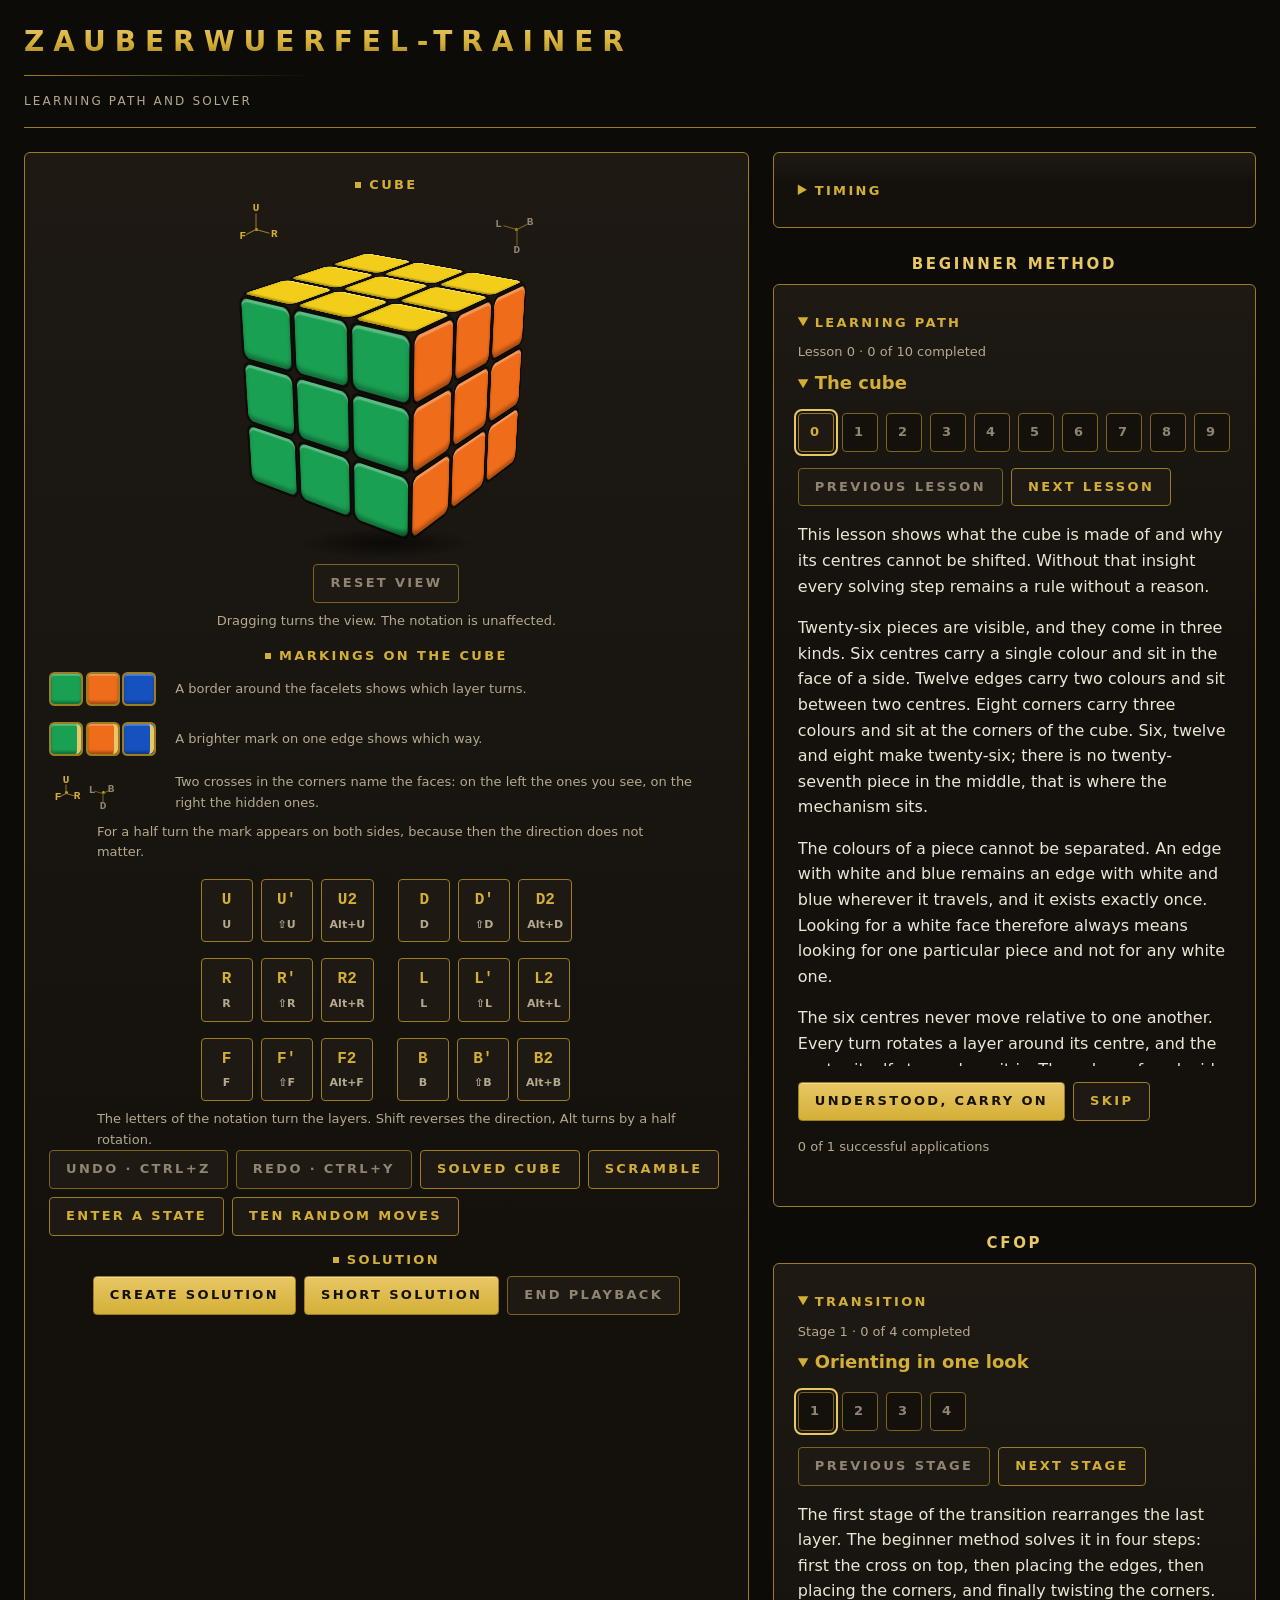
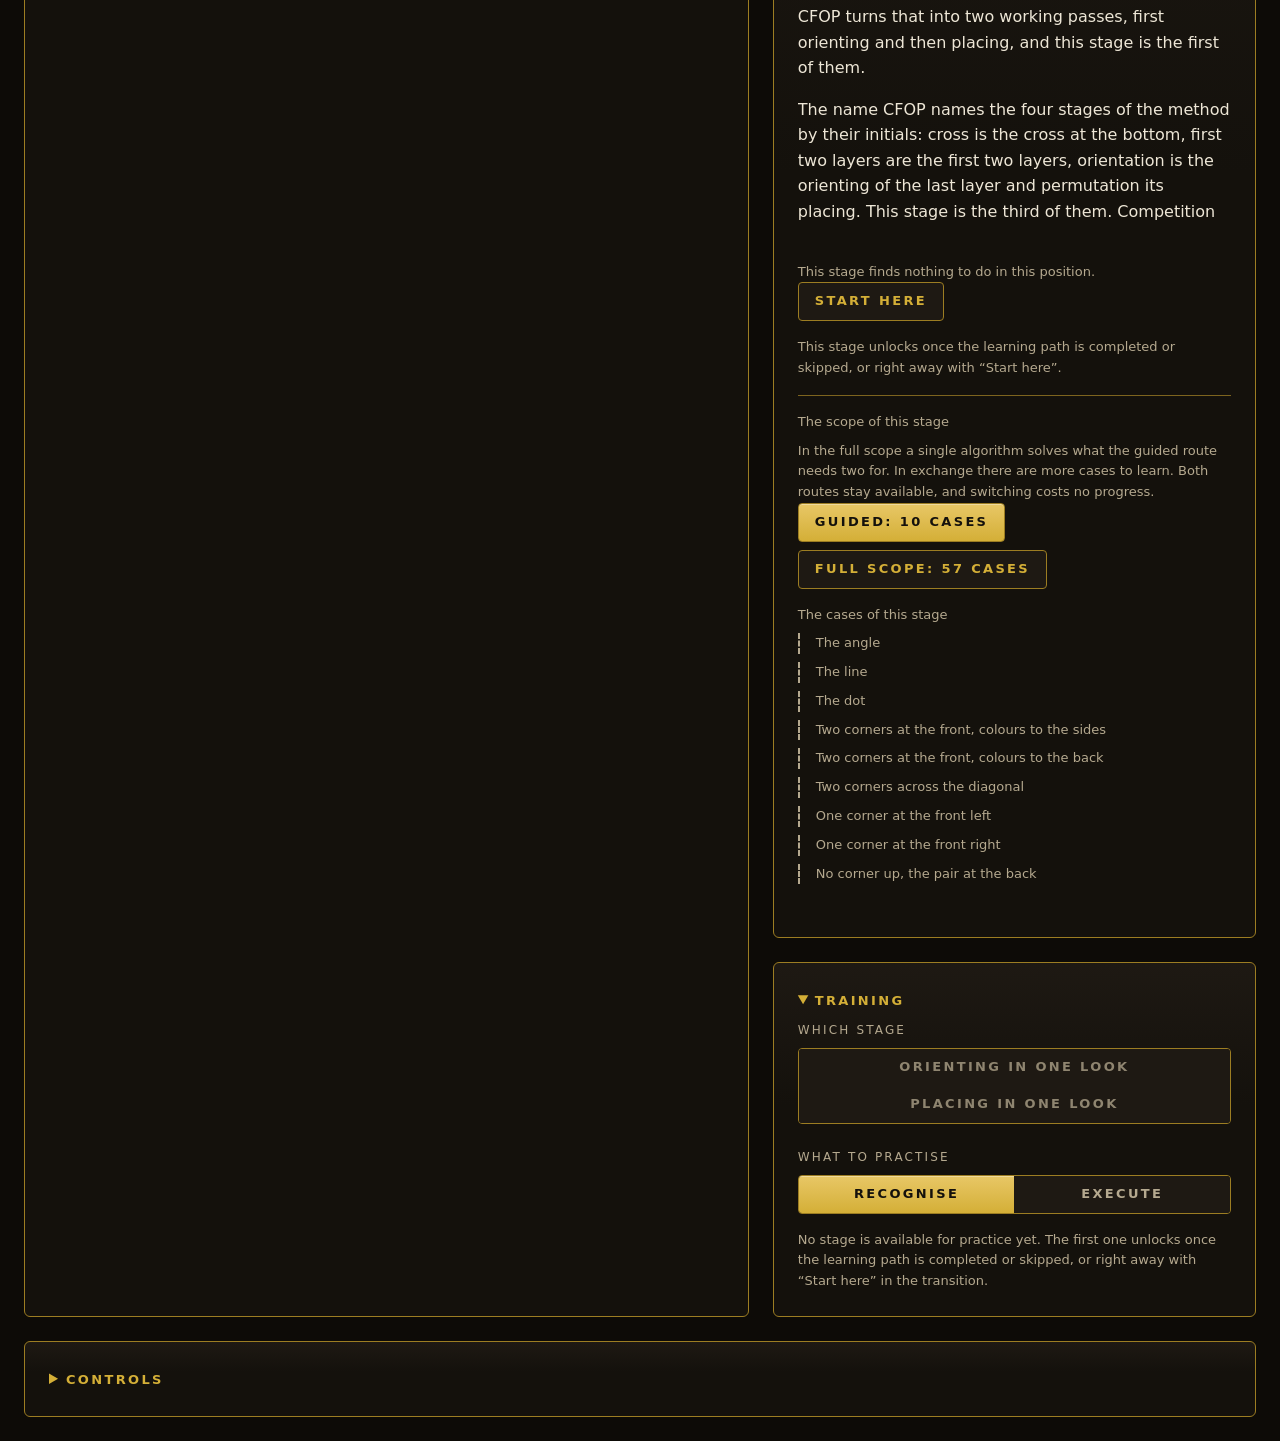
<file: src/index.html>
<!doctype html>
<!--
  Gerüst der Anwendung. Beim Bau in 2A-0011 werden Stil und Bündel in diese
  Datei eingesetzt; während der Entwicklung stehen sie daneben und werden
  über den Server aus scripts/server.mjs geladen. Ein Browser lädt über
  file:// keine ES-Module, deshalb der Umweg.

  Jeder sichtbare Text trägt seinen Bezeichner in data-text und wird beim
  Start aus src/i18n gefüllt. Der deutsche Wortlaut bleibt im Dokument
  stehen, damit die Datei beim Lesen verständlich ist; maßgeblich ist der
  Bezeichner. Eine Prüfung weist nach, dass zu jedem davon beide Sprachen
  vorliegen.

  Verweise nach außen sind ausgeschlossen, auch auf Schriften. Eine Prüfung
  in test/oberflaeche.test.js belegt das.
-->
<html lang="de">
  <head>
    <meta charset="utf-8" />
    <meta name="viewport" content="width=device-width, initial-scale=1" />
    <title>Zauberwuerfel-Trainer</title>
    <link rel="stylesheet" href="stil.css" />
  </head>
  <body>
    <div class="seite">
      <header class="kopf">
        <h1 class="marke-titel" data-text="kopf.titel">Zauberwuerfel-Trainer</h1>
        <hr class="marke-linie" />
        <p class="marke-unterzeile" data-text="kopf.unterzeile">Lernpfad und Löser</p>
      </header>

      <main class="raster">
        <!-- Der Würfel steht im Mittelpunkt und bekommt den größten
             zusammenhängenden Bereich. Gefüllt wird er in 4T-0027. -->
        <!-- Der Würfel wird von src/view/wuerfel.js in den Halter eingesetzt.
             Sechs mal neun Felder als Auszeichnung zu schreiben hieße, die
             Geometrie ein zweites Mal zu führen. -->
        <section id="buehne" class="flaeche" aria-labelledby="buehne-marke">
          <h2 id="buehne-marke" class="marke-bereich" data-text="bereich.wuerfel">Würfel</h2>
          <div id="wuerfel-halter"></div>
          <!-- Das flache Netz steht an derselben Stelle. Sichtbar ist immer
               genau eine der beiden Ansichten, gesteuert über Eintrag 5 des
               Einstellungs-Katalogs. -->
          <div id="netz-halter" hidden></div>
          <button type="button" class="ruhend" id="ansicht-zurueck" data-text="ansicht.zurueck">
            Ansicht zurücksetzen
          </button>
          <p class="erklaerung" data-text="ansicht.hinweis">
            Ziehen dreht den Blick. Die Notation bleibt davon unberührt.
          </p>

          <!-- Legende der Zeichen am Würfel, 4T-0041. Sie steht hier und nicht
               beim Lösungsweg, wo ihr Text bis dahin stand: Saum und Laufkante
               gehören zum Würfel und erscheinen auch beim Vorführen einer
               Zugfolge in der Lektion, also lange bevor es eine Lösung gibt.

               **Sie kostet keine Seitenhöhe.** Der Inhalt der Bühne endet bei
               798 px, ihr Kasten reicht bis 1074 px beim Lernen und bis 1370 px
               beim Lösen, weil das Raster ihn auf die Höhe der Begleitung
               zieht. Am 2026-08-18 in beiden Tätigkeiten, vier Schriftgrößen
               und beiden Ansichten gemessen; der Leerraum trägt das Band in
               jedem Fall.

               **Die Muster sind keine Zeichnungen, sondern dieselben Felder wie
               am Würfel.** Ein Halter gibt die Größe, die `stein-flaeche` darin
               ist absolut gesetzt wie im Würfelkörper, und `data-saum` und
               `data-lauf` sind die Attribute, die auch die Hervorhebung eines
               anstehenden Zuges setzt. Wer den Saum ändert, ändert das Muster
               mit; eine nachgezeichnete Legende bliebe beim nächsten Eingriff
               stehen.

               Die Farbe steht hier als Auszeichnung und nicht im Programm. Das
               ist der Unterschied zum Würfel: Dort wandert sie mit jedem Zug,
               hier steht sie fest, und drei feste Werte sind keine zweite
               Wahrheit über den Zustand. Gesetzt wird `background-color` und
               nicht die Kurzform `background`: Diese löschte das Hintergrundbild
               mit und damit die Würfelaugen, die `data-farbe` daneben gerade
               herbeiholen soll. Das Programm hält es in `zeigeFacelets` genauso.

               **Die beiden Muster zeigen zwei verschiedene Teile der Schicht,
               und das ist keine Nachlässigkeit.** Am Würfel trägt der Saum alle
               21 Flächen, die Laufmarke aber nur die zwölf des Rings. Das erste
               Muster ist deshalb ein Ausschnitt der Deckfläche und trägt allein
               den Saum, das zweite ein Ausschnitt des Rings und trägt beides.

               **Weder Liste noch Beschreibungsliste.** Ein `dl` wäre die
               naheliegende Form für eine Legende, hätte hier aber leere
               Begriffe: Das Muster ist mit `aria-hidden` aus der Vorlesehilfe
               genommen, weil es rein grafisch ist. Ein `ul` bräuchte
               `display: contents` an jedem Eintrag, damit die Texte fluchten,
               und stellte damit eine Frage nach der Semantik, die sich hier
               vermeiden lässt. Geblieben sind Muster und Absatz im Wechsel als
               unmittelbare Rasterelemente. Vorgelesen wird eine Folge von
               Sätzen, und jeder benennt sein Zeichen selbst. -->
          <h3 class="marke-bereich" data-text="zeichen.wuerfel">Zeichen am Würfel</h3>
          <div class="zeichenband">
            <span class="zeichen-muster" aria-hidden="true">
              <span class="zeichen-feld">
                <span
                  class="stein-flaeche"
                  style="background-color: var(--seite-f)"
                  data-farbe="F"
                  data-saum
                ></span>
              </span>
              <span class="zeichen-feld">
                <span
                  class="stein-flaeche"
                  style="background-color: var(--seite-r)"
                  data-farbe="R"
                  data-saum
                ></span>
              </span>
              <span class="zeichen-feld">
                <span
                  class="stein-flaeche"
                  style="background-color: var(--seite-b)"
                  data-farbe="B"
                  data-saum
                ></span>
              </span>
            </span>
            <p class="erklaerung" data-text="zeichen.saum">
              Ein Saum um die Felder zeigt, welche Schicht sich dreht.
            </p>
            <span class="zeichen-muster" aria-hidden="true">
              <span class="zeichen-feld">
                <span
                  class="stein-flaeche"
                  style="background-color: var(--seite-f)"
                  data-farbe="F"
                  data-saum
                  data-lauf="rechts"
                ></span>
              </span>
              <span class="zeichen-feld">
                <span
                  class="stein-flaeche"
                  style="background-color: var(--seite-r)"
                  data-farbe="R"
                  data-saum
                  data-lauf="rechts"
                ></span>
              </span>
              <span class="zeichen-feld">
                <span
                  class="stein-flaeche"
                  style="background-color: var(--seite-b)"
                  data-farbe="B"
                  data-saum
                  data-lauf="rechts"
                ></span>
              </span>
            </span>
            <p class="erklaerung" data-text="zeichen.lauf">
              Eine hellere Marke an einer Kante zeigt, in welche Richtung.
            </p>
            <!-- Das Seitenkreuz aus 4T-0065. Die Werte sind die der
                 Ausgangsansicht, also genau das, was der Anwender beim Start
                 in der Ecke der Bühne sieht. Sie stehen hier fest im Dokument,
                 weil ein Muster keinen Blick hat, den es abbilden könnte;
                 gerechnet werden sie von `blickrichtungen` für den Würfel
                 selbst. -->
            <span class="zeichen-muster zeichen-kreuz" aria-hidden="true">
              <span class="seitenkreuz seitenkreuz-vorn">
                <span class="seitenkreuz-strahl" style="--laenge: 27.9%; --winkel: -90deg"></span>
                <span
                  class="seitenkreuz-marke notation"
                  style="--richtung-x: 0%; --richtung-y: -37.2%"
                  >U</span
                >
                <span class="seitenkreuz-strahl" style="--laenge: 25.2%; --winkel: 15.2deg"></span>
                <span
                  class="seitenkreuz-marke notation"
                  style="--richtung-x: 32.4%; --richtung-y: 8.8%"
                  >R</span
                >
                <span class="seitenkreuz-strahl" style="--laenge: 19.9%; --winkel: 153.1deg"></span>
                <span
                  class="seitenkreuz-marke notation"
                  style="--richtung-x: -23.6%; --richtung-y: 12%"
                  >F</span
                >
              </span>
              <!-- Das zweite Kreuz trägt die Gegenrichtungen des ersten, denn
                   ein Gegenpaar liegt punktsymmetrisch. -->
              <span class="seitenkreuz seitenkreuz-hinten">
                <span class="seitenkreuz-strahl" style="--laenge: 27.9%; --winkel: 90deg"></span>
                <span
                  class="seitenkreuz-marke notation"
                  style="--richtung-x: 0%; --richtung-y: 37.2%"
                  >D</span
                >
                <span class="seitenkreuz-strahl" style="--laenge: 25.2%; --winkel: 195.2deg"></span>
                <span
                  class="seitenkreuz-marke notation"
                  style="--richtung-x: -32.4%; --richtung-y: -8.8%"
                  >L</span
                >
                <span class="seitenkreuz-strahl" style="--laenge: 19.9%; --winkel: -26.9deg"></span>
                <span
                  class="seitenkreuz-marke notation"
                  style="--richtung-x: 23.6%; --richtung-y: -12%"
                  >B</span
                >
              </span>
            </span>
            <p class="erklaerung" data-text="zeichen.kreuz">
              Zwei Kreuze in den Ecken benennen die Seiten: links die, die du siehst, rechts die
              verdeckten.
            </p>
          </div>
          <p class="erklaerung" data-text="zeichen.halb">
            Bei einer halben Umdrehung steht die Marke auf beiden Seiten, denn dann ist die Richtung
            gleichgültig.
          </p>

          <!-- Das Tastenfeld wird von src/input/tastenfeld.js eingesetzt. -->
          <div id="tastenfeld-halter"></div>
          <p class="erklaerung" data-text="bewegung.hinweis">
            Die Buchstaben der Notation drehen die Schichten. Umschalt kehrt die Richtung um, Alt
            dreht um eine halbe Umdrehung.
          </p>
          <div class="datei-reihe">
            <button type="button" class="ruhend" id="verlauf-zurueck" data-text="verlauf.zurueck">
              Zurück
            </button>
            <button type="button" class="ruhend" id="verlauf-wieder" data-text="verlauf.wieder">
              Vor
            </button>
            <button type="button" class="ruhend" id="verlauf-geloest" data-text="verlauf.geloest">
              Gelöster Würfel
            </button>
            <button
              type="button"
              class="ruhend"
              id="verlauf-verwuerfeln"
              data-text="verlauf.verwuerfeln"
            >
              Verwürfeln
            </button>
            <!-- Der dritte Weg, den Würfel auf einen Zustand zu bringen, und
                 deshalb steht er in dieser Reihe: gelöst, verwürfelt oder von
                 Hand eingegeben. Ein eigener Bereich mit Marke und Erklärung
                 kostete gemessene 129 px und schob den Einstieg in das Lösen
                 von 992 px auf 1121 px, also unter die Bildkante von 1080.
                 Das verstieße gegen das Höhenbudget aus Abschnitt 7 des
                 Design-Konzepts. Hier kostet er nichts. 4T-0067. -->
            <button type="button" class="ruhend" id="eingabe-beginnen" data-text="eingabe.beginnen">
              Zustand eingeben
            </button>
            <button type="button" class="ruhend" id="vorfuehr-folge" data-text="bewegung.folge">
              Zehn zufällige Züge
            </button>
          </div>

          <!-- Die erzeugte Verwürfelung in Notation, 4T-0083. S-0028 AK5
               verlangt sie zum Nachvollziehen am eigenen Würfel; ohne sie ist
               «Verwürfeln» allein für den Würfel am Bildschirm brauchbar.

               **Eine Zeile unter der Reihe, ohne eigene Marke und ohne
               Erklärung.** Ein eigener Bereich kostete Höhe, die das Budget aus
               Abschnitt 7 des Design-Konzepts nicht hergibt; bei 4T-0067 hat
               ein Bereich mit Marke und Erklärung gemessene 129 px gekostet.

               **Die Zugfolge trägt keinen `data-text`**, denn sie ist Notation
               und bleibt in beiden Sprachen dieselbe. Übersetzt wird allein die
               Beschriftung davor, und die zieht `wendeTexteAn` beim
               Sprachwechsel wie jede andere nach. -->
          <p class="verwuerfelung" id="verwuerfelung" hidden>
            <span data-text="verlauf.verwuerfelungMarke">Verwürfelung:</span>
            <span class="notation" id="verwuerfelung-zuege"></span>
          </p>

          <!-- Wiedergabe einer Lösung, 4T-0033. Die Schaltfläche zum Erzeugen
               ist der Anschluss an den Löser und sitzt in der Verdrahtung,
               nicht in der Wiedergabe: Diese bekommt eine fertige Zugfolge
               übergeben und kennt den Löser nicht. Mit dem Lernpfad in
               2A-0007 tritt die Lektion an ihre Stelle.

               Steuerung und Zugzähler sind mit 4T-0059 zur Anzeige in den
               Bereich «Erklärung» gewandert. Hier bleibt allein das Erzeugen,
               denn es muss sichtbar sein, bevor es eine Lösung gibt, und kann
               deshalb nicht in einem Bereich stehen, den erst die geladene
               Zugfolge sichtbar macht. -->
          <!-- Zustandseingabe über das Netz, 4T-0067. Der Bereich ist kein
               zweiter Modus: Er stellt die Ansicht auf das Netz, klappt den
               Lernpfad ein und lässt die übrige Bedienung ruhen. Damit folgt er
               dem Entscheid aus 3E-0017, wo der Umbau in zwei Ansichten
               zugunsten des Einklappens verworfen worden ist.

               **Er ist ganz verborgen, solange keine Eingabe läuft**, samt
               seiner Marke und seiner Erklärung. Sein Einstieg ist die
               Schaltfläche oben in der Reihe der Zustände; ein dauerhaft
               sichtbarer Bereich kostete Höhe für etwas, das der Anwender
               selten und einmalig tut.

               Die sechs Farbschaltflächen stehen nicht hier, sondern entstehen
               in main.js aus der Seitenliste des Kerns. Sie hier zu schreiben
               wäre derselbe Fehler wie sechs mal neun Felder von Hand. -->
          <div id="eingabe-flaeche" hidden>
            <h2 class="marke-bereich" data-text="eingabe.marke">Zustand eingeben</h2>
            <p class="erklaerung" data-text="eingabe.grund">
              Für einen Würfel, den das Programm nicht selbst verwürfelt hat: Übertragen Sie seinen
              Zustand Feldchen für Feldchen auf das Netz.
            </p>
            <div class="eingabe-farben" id="eingabe-farben" role="group"></div>
            <p class="erklaerung" data-text="eingabe.hinweis">
              Farbe wählen, dann auf die Feldchen tippen. Mit der Tastatur: Pfeiltasten bewegen, die
              Ziffern 1 bis 6 wählen die Farbe, die Leertaste setzt sie.
            </p>
            <!-- Die drei Wege zurück, 4T-0068. Sie sind verschieden gefährlich
                 und deshalb verschieden gesichert: Eine einzelne Setzung
                 zurückzunehmen kostet nichts, das Leeren und das Vorbelegen
                 kosten alles, was bis dahin eingetragen war.

                 **«Übernehmen» steht voran und trägt keine Klasse `ruhend`**,
                 4T-0070. Es ist die Haupthandlung des Bereichs, so wie
                 «Lösung erzeugen» die der Bühne ist; die vier übrigen führen
                 aus ihm heraus oder wieder zurück. -->
            <div class="datei-reihe">
              <button type="button" id="eingabe-uebernehmen" data-text="eingabe.uebernehmen">
                Übernehmen
              </button>
              <button type="button" class="ruhend" id="eingabe-zurueck" data-text="eingabe.zurueck">
                Zurücknehmen · Strg+Z
              </button>
              <button type="button" class="ruhend" id="eingabe-leeren" data-text="eingabe.leeren">
                Alles leeren
              </button>
              <button type="button" class="ruhend" id="eingabe-geloest" data-text="eingabe.geloest">
                Gelöster Würfel
              </button>
              <button
                type="button"
                class="ruhend"
                id="eingabe-abbrechen"
                data-text="eingabe.abbrechen"
              >
                Eingabe abbrechen
              </button>
            </div>
            <!-- Der Befund der Lösbarkeitsprüfung in Worten, 4T-0069. Er steht
                 unter der Reihe und damit unmittelbar unter der Schaltfläche,
                 die ihn auslöst.

                 **`role="alert"` und nicht `status`**, anders als bei der
                 Rückmeldung des Lernpfads: Eine abgewiesene Übernahme hält den
                 Anwender auf, und er soll davon erfahren, während sein Blick
                 noch am Netz liegt.

                 Er trägt keinen `data-text`, weil sein Wortlaut vom Befund
                 abhängt und nicht feststeht. Beim Sprachwechsel wird er
                 zurückgenommen, denn er gilt für eine Prüfung von vorhin. -->
            <p class="eingabe-befund" id="eingabe-befund" role="alert" hidden></p>
          </div>

          <h2 class="marke-bereich" data-text="wiedergabe.marke">Lösung</h2>
          <!-- Zwei Arten, eine Reihe, 4T-0082. Die Lernlösung rechnet im
               Hauptstrang und ist sofort da; die kurze baut beim ersten Aufruf
               ihre Tabellen auf und braucht dafür gemessene 1,5 bis 2,7
               Sekunden im Browser. Deshalb tauscht die Reihe während der
               Rechnung ihren Inhalt: Fortschritt und Abbruch treten an die
               Stelle der beiden Erzeugen-Schaltflächen. Ein eigener Bereich
               kostete Höhe, die das Budget aus Abschnitt 7 des
               Design-Konzepts nicht hergibt. -->
          <div class="datei-reihe">
            <button type="button" id="loesung-erzeugen" data-text="wiedergabe.erzeugen">
              Lösung erzeugen
            </button>
            <button type="button" id="loesung-kurz" data-text="wiedergabe.kurz">
              Kurze Lösung
            </button>
            <!-- Der Fortschritt trägt keinen `data-text`, weil sein Wortlaut
                 vom Stand der Rechnung abhängt. Beim Sprachwechsel wird er aus
                 dem gemerkten Stand neu gesetzt, wie der Zähler daneben. -->
            <p class="erklaerung" id="loesung-fortschritt" role="status" hidden></p>
            <button
              type="button"
              class="ruhend"
              id="loesung-abbrechen"
              data-text="wiedergabe.abbrechen"
              hidden
            >
              Abbrechen
            </button>
            <button
              type="button"
              class="ruhend"
              id="wiedergabe-beenden"
              data-text="wiedergabe.beenden"
            >
              Wiedergabe beenden
            </button>
          </div>
        </section>

        <!-- Zwei Bereiche und keiner, 4T-0062: Diese Hülle trägt keine eigene
             Fläche und keine Marke, sondern stapelt die beiden, die sie
             enthält. Sie bleibt, weil das Raster ihren Platz kennt und die
             Bühne über ihn auf gleiche Höhe gezogen wird; ihn aufzulösen hieße,
             die Container-Abfrage aus 4T-0058 auf eine andere Breite zu
             stellen.

             Bis 4T-0062 war dies ein Bereich «Erklärung» mit beidem darin. Der
             Name meinte zwei Tätigkeiten zugleich und traf damit keine von
             beiden, und seit 4T-0061 klappt eine davon weg, während die
             Gestaltung sie weiter als eine Einheit zeigte. -->
        <div id="begleitung">
          <!-- Anstehender Zug, laufender Schritt und Zugliste, 4T-0034.
               Gefüllt wird alles aus der Wiedergabe; die Notation bleibt in
               beiden Sprachen international, der Klartext daneben nicht.

               **Der Bereich steht seit 4T-0059 über dem Lernpfad und trägt die
               Steuerung mit.** Wer eine Lösung abspielt, hatte Knopf und
               Ergebnis zuvor diagonal auseinander, die Steuerung links unten
               und ihre Wirkung rechts. Dass die Bedienung damit über dem
               Lektionstext liegt, kostet nichts: Der ganze Bereich ist
               verborgen, solange keine Zugfolge geladen ist, und beim Lernen
               steht der Text deshalb wie zuvor ganz oben.

               **Der Bereich ist mit 4T-0062 selbst eine Fläche geworden.** Die
               Verbergung sitzt damit an derselben Stelle wie zuvor und trägt
               den ganzen Bereich mit; läge sie eine Ebene tiefer, bliebe beim
               Lernen eine leere Kachel stehen. -->
          <section id="anstehend" class="flaeche" aria-labelledby="anstehend-marke" hidden>
            <h2 id="anstehend-marke" class="marke-bereich" data-text="bereich.loesungsweg">
              Lösungsweg
            </h2>
            <div class="datei-reihe wiedergabe-steuerung">
              <button type="button" class="ruhend" id="wg-anfang" data-text="wiedergabe.anfang">
                Anfang
              </button>
              <button
                type="button"
                class="ruhend"
                id="wg-schritt-zurueck"
                data-text="wiedergabe.schrittZurueck"
              >
                Schritt zurück
              </button>
              <button
                type="button"
                class="ruhend"
                id="wg-zug-zurueck"
                data-text="wiedergabe.zugZurueck"
              >
                Zug zurück
              </button>
              <button type="button" id="wg-abspielen">Abspielen</button>
              <button type="button" class="ruhend" id="wg-zug-vor" data-text="wiedergabe.zugVor">
                Zug vor
              </button>
              <button
                type="button"
                class="ruhend"
                id="wg-schritt-vor"
                data-text="wiedergabe.schrittVor"
              >
                Schritt vor
              </button>
              <button type="button" class="ruhend" id="wg-ende" data-text="wiedergabe.ende">
                Ende
              </button>
            </div>
            <p class="wiedergabe-stand notation" id="wiedergabe-stand" hidden></p>
            <p class="erklaerung" data-text="wiedergabe.hinweis">
              Leertaste spielt ab und hält an, die Pfeiltasten gehen einen Zug, Bild auf und Bild ab
              springen auf die Schrittgrenzen, Pos 1 und Ende an die Enden.
            </p>
            <p class="erklaerung" data-text="wiedergabe.grund">
              Der Übungswürfel ist während der Wiedergabe gesperrt.
            </p>

            <h3 class="marke-bereich" data-text="anstehend.marke">Anstehender Zug</h3>
            <p class="anstehend-notation notation" id="anstehend-notation"></p>
            <p class="anstehend-klartext" id="anstehend-klartext"></p>
            <!-- Aus welchen Zügen der Griff entsteht, 4T-0040. Nur sichtbar,
                 wenn er mehr als einen Zug zusammenfasst. -->
            <p class="anstehend-griff notation" id="anstehend-griff" hidden></p>
            <!-- Die Deutung der Marke am Würfel stand bis 4T-0041 hier. Sie
                 steht seitdem als Band in der Bühne, wo das Zeichen selbst
                 erscheint, und gilt damit auch beim Lernen. -->
            <p class="anstehend-schritt" id="anstehend-schritt"></p>
            <p class="erklaerung" id="anstehend-fortschritt"></p>
            <!-- Begründung und Weg in die Lektion, 4T-0052. Die Begründung
                 steht nicht hier und nicht in der Verdrahtung, sondern in der
                 Lektion, und wird von dort geholt: Zwei Fassungen derselben
                 liefen früher oder später auseinander, und die schlechtere
                 stünde in der Lösung, wo sie seltener gelesen wird. -->
            <p class="anstehend-begruendung" id="anstehend-begruendung"></p>
            <button type="button" class="ruhend anstehend-lektion" id="anstehend-lektion"></button>

            <h3 class="marke-bereich" data-text="anstehend.liste">Zugfolge</h3>
            <div class="zugliste notation" id="zugliste"></div>
            <!-- Die Kennzeichnungen der Liste sind nicht selbsterklärend,
                 4T-0040. Sie werden neben dem Gegenstand aufgefangen und nicht
                 in einem Handbuch; der Ort ist seit 4T-0040 derselbe, die Form
                 hat 4T-0041 geändert.

                 **Vier Zeilen und nicht drei.** Die goldene Hinterlegung war
                 neben dem Saum das zweite Zeichen, das der Bestand führte, ohne
                 es zu erklären; die Durchsicht nach AK5 hat es gefunden.

                 **Die Muster sind echte Zuglistenknoten.** Klassen und
                 Attribute sind dieselben, die `zeigeZugliste` in `main.js`
                 setzt, und die Züge sind zulässige Notation. Die Notation steht
                 hier fest im Dokument, weil sie in beiden Sprachen dieselbe
                 ist; der Name der Folge dagegen trägt seinen Bezeichner. -->
            <h3 class="marke-bereich" data-text="zeichen.zugfolge">Zeichen der Zugfolge</h3>
            <div class="zeichenband">
              <span class="zeichen-muster zeichen-zuege notation" aria-hidden="true">
                <span class="zugliste-reihe">
                  <span class="zugliste-folgemarke leise" data-text="folge.topCross"
                    >Kreuz oben</span
                  >
                  <span class="zugliste-zug" data-folge="anfang">F</span>
                  <span class="zugliste-zug" data-folge="mitte">R</span>
                  <span class="zugliste-zug" data-folge="mitte">U</span>
                  <span class="zugliste-zug" data-folge="ende">R'</span>
                </span>
              </span>
              <p class="erklaerung" data-text="zeichen.folge">
                Eine Linie unter einer Gruppe zeigt eine gelernte Zugfolge. Ihr Name steht davor.
              </p>
              <span class="zeichen-muster zeichen-zuege notation" aria-hidden="true">
                <span class="zugliste-reihe">
                  <span class="zugliste-zug" data-griff="anfang">R</span>
                  <span class="zugliste-zug" data-griff="ende">R</span>
                  <span class="zugliste-griffzug">= R2</span>
                </span>
              </span>
              <p class="erklaerung" data-text="zeichen.griff">
                Eine Klammer darüber fasst Drehungen derselben Seite zu einem Handgriff zusammen.
                Dahinter steht, wie weit du drehst.
              </p>
              <span class="zeichen-muster zeichen-zuege notation" aria-hidden="true">
                <span class="zugliste-reihe">
                  <span class="zugliste-zug" data-griff="anfang">U</span>
                  <span class="zugliste-zug" data-griff="ende">U'</span>
                  <span class="zugliste-griffzug">= –</span>
                </span>
              </span>
              <p class="erklaerung" data-text="zeichen.hebtAuf">
                Ein Strich bedeutet, dass sich die Züge aufheben und du gar nicht drehst.
              </p>
              <span class="zeichen-muster zeichen-zuege notation" aria-hidden="true">
                <span class="zugliste-reihe">
                  <span class="zugliste-zug">F</span>
                  <span class="zugliste-zug jetzt">R</span>
                  <span class="zugliste-zug">U</span>
                </span>
              </span>
              <p class="erklaerung" data-text="zeichen.jetzt">
                Golden hinterlegt ist die Stelle, an der die Wiedergabe steht.
              </p>
            </div>
          </section>

          <!-- Die Zeitnahme, 4T-0147. Der vierte Bereich der Begleitspalte und
               der einzige, der zu keinem Verfahren gehört.

               **Er steht außerhalb beider Verfahrenshüllen und trägt keine
               Verfahrensmarke.** Entschieden vom Product Owner am 2026-09-03.
               Die Zeitnahme gilt für jedes Verfahren; sie unter CFOP zu hängen
               unterstellte eine Abhängigkeit, die es nicht gibt, und 2A-0020
               hält ausdrücklich fest, dass das Arbeitspaket von CFOP sachlich
               unabhängig ist. Dass hier als einzigem Bereich die Gruppenzeile
               fehlt, sagt genau das; der Bereich «Lösungsweg» darüber steht
               seit 4T-0062 ebenso ohne eine.

               **Er steht oben und nicht unten, und das ist gemessen.** Der
               Zuschnitt sah ihn zuletzt vor, weil die Reihenfolge der Spalte
               der Weg des Anwenders ist: lernen, übergehen, trainieren, messen.
               Dort stand die Uhr bei 2827 px, und wer sie sehen wollte, musste
               1785 px rollen; der Würfel endet bei 564 px und war dann fort.
               **Beim Messen am Bildschirm gehören Würfel und Uhr zur selben
               Tätigkeit**, und das Höhenbudget aus Abschnitt 7 des
               Design-Konzepts verlangt für sie einen Blick ohne Rollen. Hier
               oben steht die Uhr bei 266 px. Entschieden vom Product Owner am
               2026-09-03.

               **Sein Aufklapper steht beim Start zu**, anders als die drei
               Bereiche darunter und wie «Bedienung» seit 4T-0060. Das ist der
               Preis der Stellung und zugleich ihre Bedingung: Aufgeklappt
               stünde die Messung für einen Einsteiger optisch über dem
               Lernpfad, und dieses Programm ist als Lernprogramm geschnitten.
               Zugeklappt kostet der Bereich oben 76 px statt 214, und wer misst,
               öffnet ihn einmal je Sitzung.

               **Der Halter ist leer und wird von src/view/zeitnahme.js
               gefüllt.** Die Schaltflächen hier zu schreiben hieße, die Wege
               ein zweites Mal zu führen; welche es gibt, weiß
               src/timing/stopwatch.js. -->
          <section id="zeitnahme" class="flaeche" aria-labelledby="zeitnahme-marke">
            <details id="zeitnahme-klappe" class="klappe">
              <summary>
                <h2 id="zeitnahme-marke" class="marke-bereich" data-text="bereich.zeitnahme">
                  Zeitnahme
                </h2>
              </summary>
              <div id="zeitnahme-halter"></div>
            </details>
          </section>

          <!-- Der Lektionsbereich, 4T-0045. Er tritt an die Stelle des
               Platzhalters und wird von src/view/lektion.js eingesetzt; die
               zehn Punkte der Übersicht und die Schaltflächen der Zugfolgen
               hier zu schreiben hieße, den Lektionskatalog ein zweites Mal zu
               führen.

               Er bleibt sichtbar, während eine Wiedergabe läuft. Genau das
               unterscheidet ihn vom Platzhalter: Wer sich eine Zugfolge
               vorführen lässt, will dabei die Lektion vor Augen haben.

               **Seine Marke steht hier und nicht im Bereich selbst**, 4T-0062.
               Sie benennt den Bereich und nicht die Lektion; der Titel der
               Lektion steht darunter im Aufklapper und wechselt mit ihr.

               **Der Bereich ist seit 4T-0130 selbst ein Aufklapper**, und damit
               stehen zwei ineinander. Der äußere gehört dem Anwender, der
               innere dem Programm; das Stilblatt hält die beiden Bedienungen
               seit 4T-0061 auseinander, und der Grund steht dort. Wäre es einer
               für beide, klappte der Bereich beim nächsten Wechsel in das Lösen
               wieder auf, den der Anwender gerade weggeräumt hat.

               **Die Verfahrensmarke bleibt draußen, die Bereichsmarke geht
               hinein.** Sie benennt, was im Aufklapper steckt, und `summary`
               nimmt genau ein Überschriftselement auf; ihre Kennung wandert
               mit, damit `aria-labelledby` an der `section` sein Ziel behält.

               **Offen beim Start**, anders als der Bereich «Bedienung». Die
               Einstellungen werden einmal gewählt, dieser Bereich ist der
               Inhalt; zwei geschlossene Marken beim ersten Aufruf zeigten kein
               Programm.

               **Seit 4T-0137 steckt er in der Hülle seines Verfahrens**, und
               die Verfahrensmarke steht dort statt in der Fläche. Der Grund
               steht bei der zweiten Hülle darunter; hier ist er kleiner, denn
               das Anfängerverfahren hat nur diesen einen Bereich. Er trägt die
               Bauform trotzdem, weil zwei Verfahren, die gleich aussehen,
               nicht verschieden gebaut sein sollen. -->
          <div class="verfahren" role="group" aria-labelledby="anfaengerverfahren-marke">
            <p
              class="marke-verfahren"
              id="anfaengerverfahren-marke"
              data-text="bereich.anfaengerverfahren"
            >
              Anfängerverfahren
            </p>
            <section id="lernpfad" class="flaeche" aria-labelledby="lernpfad-marke">
              <details id="lernpfad-klappe" class="klappe" open>
                <summary>
                  <h2 id="lernpfad-marke" class="marke-bereich" data-text="bereich.lernpfad">
                    Lernpfad
                  </h2>
                </summary>
                <div id="lektion-halter"></div>
              </details>
            </section>
          </div>

          <!-- Der Übergang zum Verfahren CFOP, 4T-0121. Ein zweiter Bereich
               neben dem Lernpfad und nicht an seiner Stelle; er wird von
               src/view/stufe.js eingesetzt.

               **Er steht unter dem Lernpfad, weil er ihn voraussetzt.** Die
               erste Stufe wird frei, sobald die letzte Lektion abgeschlossen
               oder übersprungen ist; die Reihenfolge im Dokument ist die des
               Lernwegs.

               **Er ist von Anfang an sichtbar, mit vier gesperrten Stufen.**
               Entschieden am 2026-08-27 gegen einen Bereich, der erst mit der
               Freigabe erscheint: Der Stufenbereich trägt einen ausgearbeiteten
               gesperrten Zustand, und bei jenem Weg bekäme ihn niemand je zu
               sehen. Die Fläche regelt sein Aufklapper.

               **Ein zweiter Bereich und keine umschaltende Anzeige**, ebenfalls
               gemessen: Alle zehn Funktionen, die in main.js die angezeigte
               Lektion anfassen, brauchen Lektionswissen und müssten sonst
               verzweigen.

               **Auch dieser Bereich ist seit 4T-0130 ein Aufklapper**, mit
               derselben Bauform und derselben Begründung wie der Lernpfad
               darüber. Das ist der eigentliche Anlass des Epics: Erst seit hier
               zwei Verfahren untereinander stehen, hat der Anwender überhaupt
               eines, das er gerade nicht braucht.

               **Die Verfahrensmarke steht seit 4T-0137 in der Hülle und nicht
               mehr in dieser Fläche.** CFOP hat seither zwei Bereiche, und eine
               Marke, die in einem von beiden steckte, benennte nur ihn. Die
               Hülle ist die Klammer des Verfahrens und trägt über `role` und
               `aria-labelledby` auch für die Vorlesehilfe seinen Namen; vorher
               war die Marke ein Absatz, der nichts überschrieb. -->
          <div class="verfahren" role="group" aria-labelledby="cfop-marke">
            <p class="marke-verfahren" id="cfop-marke" data-text="bereich.cfop">CFOP</p>
            <section id="uebergang" class="flaeche" aria-labelledby="uebergang-marke">
              <details id="uebergang-klappe" class="klappe" open>
                <summary>
                  <h2 id="uebergang-marke" class="marke-bereich" data-text="bereich.uebergang">
                    Übergang
                  </h2>
                </summary>
                <div id="stufe-halter"></div>
              </details>
            </section>

            <!-- Das Training von Erkennung und Ausführung, 4T-0137. Ein dritter
                 Bereich der Begleitspalte und der zweite des Verfahrens CFOP.

                 **Er steht unter dem Übergang, weil er ihn voraussetzt**, wie
                 der Übergang den Lernpfad. Geübt wird, was eine freigegebene
                 Stufe hinterlegt hat; die Reihenfolge im Dokument ist die des
                 Lernwegs.

                 **Er entsteht vor beiden Übungsformen**, entschieden am
                 2026-08-29: Erkennung und Ausführung brauchen dieselbe Fläche,
                 und entstünde sie in der ersten, müsste die zweite sie
                 aufbrechen.

                 **Er heißt Training und nicht Übung.** Das Wort «Übung» ist im
                 Lernpfad und im Übergang vergeben, wo «Übung beginnen» eine
                 Fallage auflegt und die Deckung einer Stufe füllt. Das hier ist
                 das Karteikarten-Training mit getrennten Übungsformen und
                 gewichteter Ziehung; ein Wort für beides träfe keines von
                 beiden.

                 **Der Halter ist leer, bis 4T-0138 die Wahl von Stufe und
                 Übungsform einsetzt.** Dieser Task baut das Gefäß. -->
            <section id="training" class="flaeche" aria-labelledby="training-marke">
              <details id="training-klappe" class="klappe" open>
                <summary>
                  <h2 id="training-marke" class="marke-bereich" data-text="bereich.training">
                    Training
                  </h2>
                </summary>
                <div id="training-halter"></div>
              </details>
            </section>
          </div>
        </div>

        <section id="bedienung" class="flaeche" aria-labelledby="bedienung-marke">
          <!-- Der Bereich ist ein Aufklapper, 4T-0060. Er misst offen 1231 px
               und damit ein gutes Drittel der Seitenhöhe, trägt aber sieben
               Einstellungen, die einmal gewählt und danach nicht mehr angefasst
               werden.

               **Nativ statt gebaut.** `details` bringt Tastaturbedienung,
               Zustand und Bekanntgabe an die Vorlesehilfe mit; eine eigene
               Schublade müsste all das nachbauen. Gemessen am 2026-08-17 hätte
               sie zudem nur 80 px mehr gewonnen, denn genau so hoch ist der
               Bereich mit nichts als seiner Marke.

               **Der Zustand wird nicht gespeichert.** Er als Einstellung zu
               führen hieße, eine achte anzulegen, und 3E-0017 nimmt sich
               ausdrücklich vor, nichts hinzuzufügen. -->
          <details id="bedienung-klappe" class="klappe">
            <summary>
              <h2 id="bedienung-marke" class="marke-bereich" data-text="bereich.bedienung">
                Bedienung
              </h2>
            </summary>

            <!-- Die Felder tragen nur ihren Namen und die Art des
                 Bedienelements. Werte und Beschriftungen kommen aus dem Katalog
                 in src/settings/katalog.js und aus src/i18n; sie hier zu
                 wiederholen hieße, zwei Wahrheiten zu pflegen. -->

            <div class="feld" data-einstellung="sprache" data-art="auswahl">
              <label data-text="einstellung.sprache">Sprache</label>
              <p class="erklaerung" data-text="grund.sprache">
                Zwei Zielsprachen sind zugesagt. Ohne Umschaltung wäre die zweite wertlos.
              </p>
            </div>

            <div class="feld" data-einstellung="palette" data-art="segmente">
              <label data-text="einstellung.palette">Würfelpalette</label>
              <div class="farbvorschau" id="farbvorschau" aria-hidden="true">
                <span style="background: var(--seite-u)"></span>
                <span style="background: var(--seite-r)"></span>
                <span style="background: var(--seite-f)"></span>
                <span style="background: var(--seite-d)"></span>
                <span style="background: var(--seite-l)"></span>
                <span style="background: var(--seite-b)"></span>
              </div>
              <p class="erklaerung" data-text="grund.palette">
                Ohne alternative Palette ist der Würfel bei Rot-Grün-Schwäche nicht lösbar, sondern
                nur zu erraten.
              </p>
            </div>

            <div class="feld" data-einstellung="kennzeichnung" data-art="schalter">
              <label data-text="einstellung.kennzeichnung">Kennzeichnung ohne Farbe</label>
              <p class="erklaerung" data-text="grund.kennzeichnung">
                Rückfallebene, wenn auch die alternative Palette nicht reicht.
              </p>
            </div>

            <div class="feld" data-einstellung="bewegung" data-art="auswahl">
              <label data-text="einstellung.bewegung">Bewegung</label>
              <p class="erklaerung" data-text="grund.bewegung">
                Bewegtbilder bereiten manchen Anwendern Beschwerden.
              </p>
            </div>

            <div class="feld" data-einstellung="ansicht" data-art="segmente">
              <label data-text="einstellung.ansicht">Ansicht</label>
              <p class="erklaerung" data-text="grund.ansicht">
                Rückfallebene für schwache Geräte und für alle, die die flache Übersicht bevorzugen.
              </p>
            </div>

            <div class="feld" data-einstellung="schriftgroesse" data-art="auswahl">
              <label data-text="einstellung.schriftgroesse">Schriftgröße</label>
              <p class="erklaerung" data-text="grund.schriftgroesse">
                Der Lernpfad besteht überwiegend aus Text.
              </p>
            </div>

            <!-- Eintrag 7 des Einstellungs-Katalogs, 4T-0148. **Als
                 Segmentreihe und nicht als Auswahlliste**, entschieden vom
                 Product Owner am 2026-09-03: Drei kurze Werte stehen
                 nebeneinander und sind mit einem Griff erreichbar, wie bei
                 Würfelpalette und Ansicht. Gemessen am selben Tag im schmalen
                 Fenster von 375 px: «Aus | 15 s | 30 s» belegt 275 px von 277
                 verfügbaren, ausgeschrieben wären es 299 px und damit eine
                 zweite Zeile. -->
            <div class="feld" data-einstellung="inspektion" data-art="segmente">
              <label data-text="einstellung.inspektion">Inspektionszeit</label>
              <p class="erklaerung" data-text="grund.inspektion">
                Beim Üben stört eine Wartezeit, beim Nachstellen des Wettkampfablaufs gehört sie
                dazu.
              </p>
            </div>

            <!-- Eintrag 8 und damit der letzte des Katalogs, 4T-0149. **Als
                 Kippschalter wie die Kennzeichnung**: Zwei Werte, die «an» und
                 «aus» heißen, sind ein Schalter. Er ist der einzige Eintrag mit
                 der Vorgabe «aus»; ein Programm, das ungefragt Geräusche macht,
                 wird stummgeschaltet und nicht bedient. -->
            <div class="feld" data-einstellung="ton" data-art="schalter">
              <label data-text="einstellung.ton">Ton</label>
              <p class="erklaerung" data-text="grund.ton">
                Zwei Signale bei der Zeitnahme: wenn die Uhr zu laufen beginnt und wenn der Würfel
                gelöst ist.
              </p>
            </div>

            <div class="feld">
              <button
                type="button"
                class="ruhend"
                id="alles-zuruecksetzen"
                data-text="einstellung.allesZuruecksetzen"
              >
                Alle Einstellungen zurücksetzen
              </button>
            </div>

            <h2 class="marke-bereich" data-text="ablage.marke">Sichern</h2>
            <p class="erklaerung" data-text="ablage.grund">
              Der Speicher des Browsers hängt am Ort der Datei.
            </p>
            <div class="feld datei-reihe">
              <button type="button" class="ruhend" id="sichern" data-text="ablage.sichern">
                Als Datei sichern
              </button>
              <button type="button" class="ruhend" id="holen" data-text="ablage.holen">
                Aus Datei holen
              </button>
              <!-- Der dritte Weg zum abgelegten Stand, 4T-0084: sichern, holen,
                   löschen. Er steht hier und nicht neben «Alle Einstellungen
                   zurücksetzen» eine Zeile höher, denn der Fortschritt ist
                   keine Einstellung; jene Schaltfläche lässt ihn ausdrücklich
                   stehen, und eine Prüfung belegt das.

                   **«Fortschritt löschen» und nicht «Alles löschen».** Der
                   Wortlaut trägt die Abgrenzung, damit der Anwender sie nicht
                   erst nach dem Klick erfährt. -->
              <button
                type="button"
                class="ruhend"
                id="fortschritt-loeschen"
                data-text="ablage.loeschen"
              >
                Fortschritt löschen
              </button>
              <input type="file" id="datei" accept="application/json,.json" hidden />
            </div>
          </details>

          <!-- Der Hinweis steht außerhalb des Aufklappers, 4T-0060. Er meldet
               beim Start den fehlenden oder ergänzten Browserspeicher, und
               genau dann ist der Aufklapper geschlossen; innen wäre er
               ungesehen. Für den zweiten Fall, die Rückmeldung nach «Aus Datei
               holen», steht er hier unmittelbar unter den beiden
               Schaltflächen. -->
          <p class="hinweis" id="hinweis" hidden></p>
        </section>
      </main>
    </div>

    <script type="module" src="app/main.js"></script>
  </body>
</html>
</file>
<file: src/stil.css>
/* Gestaltung des Zauberwuerfel-Trainers, nach Projektmanagement/Konzepte/
   Design-Konzept.md.

   Diese Datei ist die einzige Quelle der Farbwerte. Sie standen bis zum
   2026-08-13 zusätzlich als Literale in scripts/farben-pruefen.mjs; das
   Skript liest sie jetzt von hier. Drei Ablagen desselben Wertes laufen
   früher oder später auseinander, und dann prüft das Skript etwas anderes,
   als das Programm zeigt.

   Wer einen Farbwert ändert, ändert ihn hier, und die Prüfstrecke rechnet
   Kontraste und Farbabstände beim nächsten Lauf neu. */

:root {
  /* ---------------------------------------------- Farbsystem der Oberfläche

     Drei Grundtöne, kein reines Schwarz. #000000 wirkt auf Bildschirmen hart
     und lässt Schatten verschwinden. Die drei Töne unterscheiden sich gerade
     so weit, dass Ebenen erkennbar werden, ohne dass Kanten entstehen. */
  --grund-0: #0d0b07;
  --grund-1: #14110c;
  --grund-2: #1e1913;

  /* Gold ist Akzent, nicht Fläche. Es trägt Überschriften, Zierlinien und
     Bedienelemente. Fließtext steht immer in --text, niemals in Gold. */
  --gold: #d4af37;
  --gold-hell: #e8c766;
  --gold-dunkel: #9c7d22;
  /* Der Rand einer gesperrten Schaltfläche, 4T-0063. Gemischt und nicht
     gewählt: 75 Prozent --gold-dunkel über --grund-2, derselbe Anteil wie bei
     --text-gesperrt. Nur so treten Rand und Beschriftung um denselben Schritt
     zurück; vorher stand der Rand bei 1,00 und die Schrift bei 8,10, und der
     Knopf verschwand zur Hälfte. */
  --gold-gesperrt: #7d641e;

  --text: #ede6d6;
  --text-leise: #b5a98f;
  /* Die Beschriftung einer gesperrten Schaltfläche, 4T-0063. Siehe
     --gold-gesperrt für den Grund des gemeinsamen Anteils. */
  --text-gesperrt: #8f8570;

  --erfolg: #7fc97f;
  --warnung: #e8b45a;
  --fehler: #e8776a;

  /* ------------------------------------------------------- Würfelfarben

     Kanonisch, leicht abgetönt: kein reines Weiß, kein grelles Rot. Das
     nimmt Härte, ohne die Zuordnung zum echten Würfel zu gefährden. */
  --wuerfel-kanonisch-weiss: #f2efe6;
  --wuerfel-kanonisch-gelb: #f2ce1b;
  --wuerfel-kanonisch-orange: #ef6c1a;
  --wuerfel-kanonisch-gruen: #1aa053;
  --wuerfel-kanonisch-rot: #c62828;
  --wuerfel-kanonisch-blau: #1552c0;

  /* Alternative Palette für Rot-Grün-Schwäche. Sie ersetzt Rot durch Magenta
     und Grün durch Türkis und staffelt die Helligkeiten gleichmäßig. Die
     Staffelung ist der eigentliche Kunstgriff: Bei Dichromasie fallen Rot,
     Orange, Gelb und Grün auf eine Achse zusammen, und dann trägt allein der
     Helligkeitsunterschied. Ein erster Entwurf ohne sie war schlechter als
     die kanonische Palette. */
  --wuerfel-alternativ-weiss: #f5f2e9;
  --wuerfel-alternativ-gelb: #ffdd1c;
  --wuerfel-alternativ-tuerkis: #20b8b8;
  --wuerfel-alternativ-orange: #b35300;
  --wuerfel-alternativ-magenta: #a8146b;
  --wuerfel-alternativ-blau: #123a96;

  /* ----------------------------------------------------------- Abstände

     Achterstufung ohne Zwischenwerte, in rem statt in Pixeln: Die
     Schriftgröße ist einstellbar, und nach Eintrag 6 des
     Einstellungs-Katalogs wachsen die Bedienelemente mit. Mit festen Pixeln
     bliebe das Raster stehen, während die Schrift wächst. */
  --abstand-1: 0.5rem;
  --abstand-2: 1rem;
  --abstand-3: 1.5rem;
  --abstand-4: 2rem;
  --abstand-5: 3rem;

  /* Ecken bleiben fest. Sie sind eine gestalterische Konstante und keine
     Größe, die mit der Schrift wachsen soll. */
  --ecke: 6px;
  --ecke-schaltflaeche: 4px;

  --zierlinie: 1px solid var(--gold-dunkel);

  /* Lichtsaum an Kanten. Bewusst kein Farbwert des Systems, sondern Licht:
     Er sitzt an der oberen Kante eines Elements und nie auf der Fläche. Ein
     Lichtfleck mitten auf einem Feld verfälscht die wahrgenommene Farbe. */
  --glanz: rgb(255 255 255 / 0.35);
  --glanz-kante: inset 0 1px 0 var(--glanz);

  /* Wie weit ein zurückgenommenes Feld hinter dem Schleier verschwindet,
     aus 4T-0050. Der Schleier trägt die Farbe der Fuge; das Feld sinkt damit
     in den Zwischenraum zurück, statt eine neue Farbe zu bekommen.

     **Der Wert ist gerechnet und nicht gewählt**, zwischen zwei Schranken:
     Nach oben muss sich jedes zurückgenommene Feld deutlich von seiner vollen
     Farbe abheben, nach unten muss der Würfel ein Körper bleiben. Bei 0,72
     beträgt der kleinste Abstand zur vollen Farbe 46,2 und der kleinste
     Abstand zur Fuge 19,7; beides steht in `scripts/farben-pruefen.mjs` und
     wird bei jedem Lauf neu gerechnet. */
  --ruecknahme-deckung: 0.72;

  /* Sperrung für Marken. Versalien ohne Sperrung wirken gedrängt, weil die
     Buchstaben alle dieselbe Höhe haben und die Zwischenräume fehlen. */
  --sperrung: 0.18em;
  --sperrung-titel: 0.32em;

  /* ---------------------------------------------------------- Typografie

     Keine eingebettete Schriftdatei. Sie kostet mehrere hundert Kilobyte in
     einer Datei, die klein bleiben soll, und wirft Lizenzfragen auf. */
  --schrift: system-ui, -apple-system, 'Segoe UI', Roboto, 'Helvetica Neue', sans-serif;

  /* Notation dickengleich. Keine Stilfrage: Untereinander stehende Zugfolgen
     sind nur dann vergleichbar, wenn die Zeichen gleich breit sind. */
  --schrift-notation:
    ui-monospace, 'Cascadia Mono', 'Segoe UI Mono', 'SF Mono', Consolas, monospace;

  /* Grundgröße. Die Einstellung aus 4T-0026 setzt diesen Wert um, alles
     Weitere ist in rem davon abgeleitet. */
  --schrift-grund: 16px;
  --zeilenhoehe: 1.6;
  --zeilenhoehe-ueberschrift: 1.25;
  --zeilenlaenge: 70ch;

  /* Kantenlänge eines Steins. Sie folgt dem Fenster und nicht der
     Schriftgröße: Ein Würfel ist kein Text und soll nicht mitwachsen, wenn
     jemand die Schrift vergrößert, um besser lesen zu können. */
  --kante: clamp(34px, 9vmin, 66px);
}

/* --------------------------------------------------- Palette des Würfels

   Die Zuordnung Seite zu Farbe: oben gelb, unten weiß, vorn grün, hinten
   blau, rechts orange, links rot. Sie steht hier und nicht im Programm,
   damit ein Palettenwechsel eine Frage der Anzeige bleibt und den
   Würfelzustand nicht anfasst.

   **Weiß liegt unten und nicht oben**, seit 4T-0055 am 2026-08-16. Der
   Lernpfad lässt den Würfel liegen, die erste Schicht entsteht deshalb
   unten, und sie ist die weiße; die letzte Schicht oben ist die gelbe.
   Genau so steht es in jeder Anleitung, und vor dieser Drehung war der Pfad
   an beiden Enden gegenüber ihr verkehrt.

   **Rot und Orange sind dabei mitgetauscht worden, und das ist keine
   Zutat.** Ein Tausch allein von Weiß und Gelb spiegelt die Händigkeit und
   ergäbe einen Würfel, den es nicht gibt. Von den 24 Drehungen des Würfels
   tragen genau vier Weiß unten; diese hier lässt Grün vorn stehen, und «Grün
   vorn» ist die Bezugsangabe fremder Anleitungen. Nachgerechnet wird die
   Aussage in `test/oberflaeche.test.js`.

   In der alternativen Palette treten Türkis an die Stelle von Grün und
   Magenta an die von Rot, mit gleichmäßig gestaffelten Helligkeiten.

   **Seit 4T-0069 gibt es eine zweite Stelle mit derselben Zuordnung**, den
   Zweig `farbe.<palette>.<seite>` in `src/i18n`. Er hält die Namen, die der
   Befund der Lösbarkeitsprüfung ausspricht, denn ein Farbwert trägt keinen.
   **Wer hier eine Farbe tauscht, ändert sie dort mit**, in beiden Sprachen. */

:root,
[data-palette='kanonisch'] {
  --seite-u: var(--wuerfel-kanonisch-gelb);
  --seite-d: var(--wuerfel-kanonisch-weiss);
  --seite-f: var(--wuerfel-kanonisch-gruen);
  --seite-b: var(--wuerfel-kanonisch-blau);
  --seite-r: var(--wuerfel-kanonisch-orange);
  --seite-l: var(--wuerfel-kanonisch-rot);

  /* Die Augen der Kennzeichnung, je Seite dunkel oder hell. Welches von
     beidem, ist gerechnet und nicht gewählt: Ein dunkles Auge erreicht auf
     dem alternativen Blau nur 1,94 zu 1 und wäre dort so gut wie unsichtbar.
     Mit der Wahl je Farbe liegt das schwächste Paar bei 4,07.

     Die Wahl folgt der Farbe und nicht der Seite. Mit der Drehung von
     4T-0055 sind deshalb rechts und links mitgewandert: Rot braucht ein
     helles Auge, Orange ein dunkles. */
  --auge-u: var(--grund-0);
  --auge-d: var(--grund-0);
  --auge-f: var(--grund-0);
  --auge-r: var(--grund-0);
  --auge-l: var(--text);
  --auge-b: var(--text);
}

[data-palette='alternativ'] {
  --seite-u: var(--wuerfel-alternativ-gelb);
  --seite-d: var(--wuerfel-alternativ-weiss);
  --seite-f: var(--wuerfel-alternativ-tuerkis);
  --seite-b: var(--wuerfel-alternativ-blau);
  --seite-r: var(--wuerfel-alternativ-orange);
  --seite-l: var(--wuerfel-alternativ-magenta);

  /* Hier bleiben die Augen, wie sie waren: Orange ist in dieser Palette
     dunkler als in der kanonischen und braucht ein helles Auge, Magenta
     ebenso. Der Tausch von rechts und links ändert daran nichts. */
  --auge-u: var(--grund-0);
  --auge-d: var(--grund-0);
  --auge-f: var(--grund-0);
  --auge-l: var(--text);
  --auge-r: var(--text);
  --auge-b: var(--text);
}

/* Vier Stufen der Schriftgröße. Alles Weitere ist in rem davon abgeleitet
   und wächst mit, auch die Abstände und damit die Bedienelemente. */
[data-schriftgroesse='klein'] {
  --schrift-grund: 14px;
}

[data-schriftgroesse='gross'] {
  --schrift-grund: 18px;
}

[data-schriftgroesse='sehrGross'] {
  --schrift-grund: 21px;
}

/* ------------------------------------------------------------- Grundlagen */

*,
*::before,
*::after {
  box-sizing: border-box;
}

html {
  font-size: var(--schrift-grund);
}

body {
  margin: 0;
  background: var(--grund-0);
  color: var(--text);
  font-family: var(--schrift);
  line-height: var(--zeilenhoehe);
}

/* **Über einer Überschrift steht mehr Luft als unter ihr**, zwei zu eins,
   4T-0064. Nähe stiftet Zugehörigkeit, und eine Überschrift gehört zu dem, was
   ihr folgt. Stand sie näher an dem, was ihr vorausging, las das Auge sie als
   Schluss des Vorigen. Dieselbe Regel waagerecht bei .zugliste-folgemarke. */
h1,
h2,
h3 {
  margin: var(--abstand-2) 0 var(--abstand-1);
  color: var(--gold);
  font-weight: 600;
  line-height: var(--zeilenhoehe-ueberschrift);
  /* Ausdrücklich kein Großbuchstabensatz. */
  text-transform: none;
}

/* Die erste Überschrift eines Bereichs sitzt am Rahmen und braucht keinen
   Abstand nach oben. Ausgeschrieben und nicht als «h1, h2, h3:first-child»:
   Diese Kurzform träfe allein das h3. */
h1:first-child,
h2:first-child,
h3:first-child {
  margin-top: 0;
}

h1 {
  font-size: 1.5rem;
}

h2 {
  font-size: 1.125rem;
}

p {
  margin: 0 0 var(--abstand-2);
  max-width: var(--zeilenlaenge);
}

p:last-child {
  margin-bottom: 0;
}

.leise {
  color: var(--text-leise);
}

.notation {
  font-family: var(--schrift-notation);
}

/* ------------------------------------------------------------------ Marken

   Gesperrte Versalien für Marken, Bereichsüberschriften und Schaltflächen bis
   etwa zwanzig Zeichen, zugelassen im Design-Konzept, Abschnitt 6, seit dem
   2026-08-13. Für Lektionsüberschriften, Fließtext und Meldungen bleiben sie
   verboten: Versalien nehmen dem Wort seinen Umriss, und daran erkennt das
   Auge ein Wort, ohne es zu buchstabieren. Auf Länge kostet das Tempo. */

.marke-titel {
  font-size: 1.75rem;
  font-weight: 600;
  letter-spacing: var(--sperrung-titel);
  text-transform: uppercase;
  /* Rückfallebene: Ohne Verlauf im Text bleibt es beim vollen Goldton. */
  color: var(--gold);
}

@supports (background-clip: text) or (-webkit-background-clip: text) {
  .marke-titel {
    background: linear-gradient(180deg, var(--gold-hell), var(--gold) 55%, var(--gold-dunkel));
    -webkit-background-clip: text;
    background-clip: text;
    color: transparent;
  }
}

/* Die Zierlinie unter dem Titel läuft nicht über die volle Breite und
   verblasst nach rechts. Eine durchgezogene Linie über die ganze Seite
   umrandet, statt zu gliedern. */
.marke-linie {
  width: min(18rem, 60%);
  height: 1px;
  margin: var(--abstand-2) 0;
  border: 0;
  background: linear-gradient(90deg, var(--gold-dunkel), transparent);
}

.marke-unterzeile {
  margin: 0;
  font-size: 0.75rem;
  letter-spacing: var(--sperrung);
  text-transform: uppercase;
  color: var(--text-leise);
}

/* Der Name des Verfahrens über einem Lernbereich, 4T-0121.

   **Sie entsteht mit dem zweiten Lernbereich und nicht vorher.** Solange der
   Lernpfad allein stand, sagte seine Marke alles; seit der Übergang daneben
   steht, sind es zwei Wege durch denselben Zauberwürfel, und welcher gerade
   gemeint ist, muss vor dem ersten Wort feststehen.

   **Zentriert und schwerer als die Bereichsmarke daneben**, denn sie ordnet
   ihr über. Kein Quadrat davor: Das markiert den Beginn eines Bereichs, und
   der beginnt eine Zeile später. Ein eigener Absatz und keine zweite
   Überschrift, damit die Gliederung der Seite eine Ebene behält. */
.marke-verfahren {
  margin: 0 0 var(--abstand-1);
  font-size: 0.9375rem;
  font-weight: 700;
  letter-spacing: var(--sperrung);
  text-align: center;
  text-transform: uppercase;
  color: var(--gold-hell);
}

/* Bereichsüberschrift mit vorangestelltem Quadrat. Das Quadrat markiert den
   Beginn eines Bereichs, ohne ihn zu einer Überschrift aufzublasen. */
.marke-bereich {
  display: flex;
  align-items: center;
  gap: var(--abstand-1);
  font-size: 0.8125rem;
  font-weight: 600;
  letter-spacing: var(--sperrung);
  text-transform: uppercase;
  color: var(--gold);
}

.marke-bereich::before {
  content: '';
  width: 6px;
  height: 6px;
  background: var(--gold);
  flex: none;
}

/* --------------------------------------------------------------- Aufbau

   Drei Bereiche: Würfel in der Mitte, Erklärung und Fortschritt daneben,
   Bedienung darunter. Der Würfel bekommt den größten zusammenhängenden
   Bereich der Fläche, alles andere ordnet sich unter. */

.seite {
  min-height: 100vh;
  display: flex;
  flex-direction: column;
  padding: var(--abstand-3);
  gap: var(--abstand-3);
}

.kopf {
  padding-bottom: var(--abstand-2);
  /* Zierlinien trennen Bereiche, sie umranden nichts vollflächig. */
  border-bottom: var(--zierlinie);
}

.kopf h1 {
  margin: 0;
}

.raster {
  flex: 1;
  display: grid;
  grid-template-columns: minmax(0, 3fr) minmax(0, 2fr);
  grid-template-areas:
    'buehne begleitung'
    'bedienung bedienung';
  gap: var(--abstand-3);
}

/* Bei schmalen Fenstern stapeln sich die Bereiche in derselben Reihenfolge,
   der Würfel bleibt oben. */
@media (max-width: 60rem) {
  .raster {
    grid-template-columns: minmax(0, 1fr);
    grid-template-areas:
      'buehne'
      'begleitung'
      'bedienung';
  }
}

#buehne {
  grid-area: buehne;
  display: grid;
  place-items: center;
  /* Die Zeilen bleiben so hoch wie ihr Inhalt, auch wenn die Nachbarspalte
     den Bereich aufzieht. Ohne diese Zeile verteilt das Raster den Zuwachs
     gleichmäßig auf alle Zeilen, und `place-items: center` schiebt den Inhalt
     in deren Mitte. Gemessen am 2026-08-17 bei 1920 × 1080 waren das 773 px
     auf dreizehn Zeilen; der Inhalt des Bereichs endete dadurch 743 px tiefer,
     und der Einstieg in das Lösen lag unter der Bildkante. Der freie Platz
     sammelt sich jetzt am Ende des Bereichs, wo er nichts verschiebt.
     Siehe 4T-0057. */
  align-content: start;
  /* Keine Mindesthöhe. Die frühere Schranke von 6,2 Kantenlängen sollte den
     Bereich groß genug für Würfelbühne und Marke halten, konnte aber nie
     greifen: Beide zusammen messen mit dem Innenabstand 443 px gegen eine
     Schranke von 409 px, und in zehn gemessenen Fällen, vier Schriftgrößen
     mal zwei Ansichten und zwei schmale Fenster, lag der Inhalt jedes Mal
     darüber. Eine Regel, die nie greift, wird beim nächsten Lesen für die
     Ursache von etwas gehalten. Gemessen am 2026-08-17 in 4T-0057. */

  /* Drei Spalten für die Anordnung aus 4T-0058, siehe unten. Sie stehen hier
     und nicht in der Abfrage, weil ein Bereich sich nicht selbst abfragen
     kann. Solange die Abfrage nicht greift, ist die Mitte die einzige Spalte
     mit Inhalt, und das Bild ist dasselbe wie mit einer Spalte.

     **Die äußeren Spalten sind biegsam, die mittlere nicht, und das ist
     gemessen und nicht gewählt.** Die naheliegende Verteilung wäre
     umgekehrt: außen so breit wie die Tastenblöcke, in der Mitte der Rest.
     Sie ist falsch, weil jede Reihe, die über alle drei Spalten läuft, die
     mittlere dann auf ihre eigene Breite aufzieht, statt umzubrechen. Am
     2026-08-17 bei 800 px gemessen: Die Reihe der Verlaufsschaltflächen wuchs
     so auf 894 px und schob die ganze Seite 55 px über den rechten Rand. Mit
     biegsamen Außenspalten fangen diese den Zuwachs ab, die Reihe bricht bei
     687 px um, und der Würfel behält seine Spalte. */
  grid-template-columns: minmax(0, 1fr) auto minmax(0, 1fr);
  container-type: inline-size;
}

/* Alles, was nicht ausdrücklich neben dem Würfel steht, nimmt die volle Breite
   der drei Spalten ein. */
#buehne > * {
  grid-column: 1 / -1;
}

/* Bei breiten Fenstern stehen die sechs Tastenblöcke links und rechts vom
   Würfel statt untereinander darunter, 4T-0058. Links die Hälfte, die im
   bisherigen Feld links stand, U, R und F, rechts die andere. Damit bleibt
   jede Taste dort, wo der Anwender sie gelernt hat, und die Paare aus
   gegenüberliegenden Seiten stehen weiter auf gleicher Höhe, nur mit dem
   Würfel dazwischen.

   **Die Reihenfolge im Dokument bleibt unangetastet.** Platziert wird über
   `data-seite` und nicht über die Stellung unter Geschwistern; Tastatur und
   Vorlesereihenfolge sind deshalb dieselben wie zuvor. Halter, Feld und Zeilen
   treten dafür mit `display: contents` aus dem Fluss, damit die Blöcke
   unmittelbare Rasterelemente der Bühne werden. Ohne das ließen sie sich nicht
   neben den Würfel stellen, der ein Geschwister ihres Halters ist.

   **Gefragt wird die Bühne und nicht das Fenster.** Ob die drei nebeneinander
   passen, hängt an der Breite der Bühne und an der Schriftgröße, und eine
   Schwelle am Fenster kann beides nicht zugleich treffen: Gemessen am
   2026-08-17 braucht die Anordnung 660, 709, 758 und 831 px für die vier
   Schriftgrößen, das Fenster dafür 78, 83, 89 und 98 rem. Eine feste
   Fensterschwelle wäre für die kleinste Schrift zu spät und für die größte zu
   früh, und zu früh heißt hier, dass die Blöcke aus der Bühne ragen.

   **Die Schwelle misst deshalb die Bühne und trennt dabei zwei Anteile.** Der
   Würfel misst 317 px und wächst nicht mit der Schrift, die beiden Blöcke samt
   ihren Rändern messen zusammen 24,5 em und wachsen mit ihr. Aus 320 px und
   25 em ergibt sich für die vier Schriftgrößen eine Schranke von 670, 720, 770
   und 845 px gegen einen Bedarf von 661, 709, 759 und 832 px, also überall
   knapp darüber. Eine einzelne Zahl in `em` träfe das nicht: Sie müsste dem
   größten der vier Werte folgen, 47,1 em bei der kleinsten Schrift, und
   verschenkte bei 1440 px und mittlerer Schrift eine Anordnung, die dort
   passte. Dass ausgerechnet die kleinste Schrift den größten Wert in `em`
   trägt, ist kein Widerspruch, sondern derselbe feste Würfel, gemessen in einer
   kleineren Einheit.

   Unterhalb von 60 rem bleibt es beim gestapelten Bild, auch wenn die Breite
   reichte. Der Aufbau stapelt dort nach Abschnitt 7 des Design-Konzepts, und
   ein Würfel mit Tasten daneben, unter dem sich die Bereiche stapeln, wäre
   zwei Ordnungen in einem Bild. */
@media (min-width: 60rem) {
  @container (min-width: calc(320px + 25em)) {
    #tastenfeld-halter,
    #tastenfeld-halter .tastenfeld,
    #tastenfeld-halter .tastenfeld-zeile {
      display: contents;
    }

    /* Der Würfel steht in der Mitte und trägt die Höhe der drei Tastenzeilen.
       Beide Halter bekommen dieselbe Stellung, weil immer genau einer sichtbar
       ist und die Anordnung in beiden Ansichten dieselbe sein muss. */
    #wuerfel-halter,
    #netz-halter {
      grid-column: 2;
      grid-row: 2 / span 3;
    }

    /* Der Abstand steht als Rand am Block und nicht als Spalt am Raster: Ein
       Spalt gälte auch dann, wenn die äußeren Spalten leer sind, und machte
       jede Reihe darunter um seine doppelte Breite schmaler. */
    .tastenblock {
      margin-inline: var(--abstand-3);
    }

    .tastenblock[data-seite='U'] {
      grid-area: 2 / 1;
    }

    .tastenblock[data-seite='R'] {
      grid-area: 3 / 1;
    }

    .tastenblock[data-seite='F'] {
      grid-area: 4 / 1;
    }

    .tastenblock[data-seite='D'] {
      grid-area: 2 / 3;
    }

    .tastenblock[data-seite='L'] {
      grid-area: 3 / 3;
    }

    .tastenblock[data-seite='B'] {
      grid-area: 4 / 3;
    }
  }
}

/* Die Hülle der beiden rechten Bereiche, 4T-0062. Sie trägt selbst keine Fläche
   und stapelt nur; der Abstand ist derselbe wie zwischen den Bereichen des
   Rasters, damit die Trennung überall gleich weit ist. */
#begleitung {
  grid-area: begleitung;
  display: flex;
  flex-direction: column;
  gap: var(--abstand-3);
  /* Ohne diese Zeile wüchse die Hülle mit ihrem Inhalt über die Rasterzeile
     hinaus, statt ihn im vorhandenen Platz zu stapeln. */
  min-height: 0;
}

/* Die Hülle eines Verfahrens, 4T-0137. Sie klammert die Bereiche, die zu einem
   Verfahren gehören, und trägt seine Marke; CFOP hat seit dem Training zwei,
   das Anfängerverfahren einen.

   **Sie trägt selbst keine Fläche.** Ein zweiter Rahmen um zwei gerahmte
   Bereiche zöge eine Ordnung ein, die es nicht gibt: Das Verfahren ist kein
   Bereich, sondern die Auskunft darüber, wozu die darunter gehören.

   **Kein `gap`, sondern ein Abstand zwischen den Flächen.** Ein `gap` gälte
   auch zwischen Marke und erster Fläche, und die Marke gehört näher an ihre
   Gruppe als zwei Flächen aneinander. Die Marke behält deshalb ihr eigenes
   `margin-bottom` aus `.marke-verfahren`, und nur zwischen zwei Flächen steht
   der Abstand, den auch `#begleitung` zwischen seinen Kindern hält. */
.verfahren > .flaeche + .flaeche {
  margin-top: var(--abstand-3);
}

#bedienung {
  grid-area: bedienung;
}

/* Aufklapper, seit 4T-0130 fünfmal im Programm: der Bereich «Bedienung» seit
   4T-0060, der innere des Lernpfads seit 4T-0061 und der des Übergangs seit
   4T-0120, dazu die beiden äußeren um die Verfahrensbereiche. **Sie sehen
   gleich aus und werden verschieden bedient**, und das ist Absicht. Die
   Einstellungen und die beiden Verfahrensbereiche klappt der Anwender selbst
   zu; die inneren klappt das Programm zu, wenn der Anwender in das Lösen
   wechselt. Ein Anwender, der zweierlei Gestalt für dasselbe Verhalten sähe,
   müsste zweimal lernen, was ein Dreieck bedeutet.

   **Der Preis ist benannt und in 3E-0041 angenommen:** In einem aufgeklappten
   Verfahrensbereich stehen zwei Aufklappzeichen ineinander. Ein gemeinsamer
   Aufklapper für beide Bedienungen wäre billiger zu sehen und teurer zu
   benutzen, denn dann klappte der Bereich beim nächsten Wechsel in das Lösen
   wieder auf, den der Anwender gerade weggeräumt hat.

   Gemessen am 2026-08-17 bei 1920 × 1080: Der Bereich «Bedienung» misst offen
   1225 und geschlossen 74 px, der Lernpfad 812 gegen 51 px. Die Messung zu den
   äußeren Aufklappern steht in 4T-0130.

   **Die Marke ist die Überschrift des Bereichs.** `summary` nimmt genau ein
   Überschriftselement auf, und beim Bereich «Bedienung» behält nur so
   `aria-labelledby` sein Ziel. Ein zusätzlicher Text neben der Marke wäre neuer
   Inhalt, den 3E-0017 ausschließt. */
.klappe > summary {
  cursor: pointer;
  /* Das Aufklappzeichen des Browsers nimmt die Farbe seines Elements. Ohne
     diese Zeile stünde es in der Textfarbe neben einer goldenen Marke. */
  color: var(--gold);
}

.klappe > summary:focus-visible {
  outline: 2px solid var(--gold-hell);
  outline-offset: 2px;
}

/* Der Abstand unter der Marke gehört dem geöffneten Zustand. Geschlossen wäre
   er ein Rand unter der letzten sichtbaren Zeile und ließe den Bereich höher
   aussehen, als er ist. */
.klappe > summary > :is(h2, h3) {
  display: inline;
  margin-bottom: 0;
}

.klappe[open] > summary {
  margin-bottom: var(--abstand-2);
}

/* Die Einstellungen halten den größeren Abstand, weil ihre Felder untereinander
   denselben tragen. Beim Lernpfad folgt auf die Marke die Reihe der zehn
   Punkte, und die steht dem Titel näher. */
#bedienung-klappe[open] > summary {
  margin-bottom: var(--abstand-3);
}

/* Die beiden äußeren Aufklapper halten den kleinen Abstand, 4T-0130. **Er ist
   genau der, den die Bereichsmarke vor dem Umbau trug**, gemessen 8 px, und die
   Zahl ist der Grund: Mit dem Grundmaß wuchs der offene Bereich um 9 px und die
   Seite um 19 px, gemessen am 2026-08-29. Ein Griff, der Platz schaffen soll,
   darf im offenen Zustand keinen kosten; so bleiben 1 bis 3 px übrig, und die
   gehen auf das Aufklappzeichen, das die Marke höher macht als zuvor. */
#lernpfad-klappe[open] > summary,
#uebergang-klappe[open] > summary,
#training-klappe[open] > summary {
  margin-bottom: var(--abstand-1);
}

/* Der Grundverlauf ist bewusst kaum wahrnehmbar. Er nimmt der Fläche das
   Papierhafte, ohne selbst aufzufallen; beide Endwerte sind geprüfte
   Grundtöne, der Textkontrast bleibt damit zwischen 14,03 und 15,15.

   **Die Zierlinie steht seit 4T-0062 um jeden Bereich und nicht nur um die
   Bühne.** Vorher trug sie allein der Würfel, und mit dem Aufteilen der rechten
   Seite in Lösungsweg und Lernpfad wäre daraus eine Rangordnung geworden, die
   niemand gemeint hat: zwei umrandete Bereiche und zwei ohne. Abschnitt 7 des
   Design-Konzepts ist im selben Schritt berichtigt worden; er verbot bis dahin
   das vollflächige Umranden, während der Bestand es längst tat. */
.flaeche {
  background: linear-gradient(180deg, var(--grund-2), var(--grund-1) 40%);
  border: var(--zierlinie);
  border-radius: var(--ecke);
  padding: var(--abstand-3);
}

/* --------------------------------------------------------------- Würfel

   Sechsundzwanzig Steine mit den dreidimensionalen Transformationen des
   Browsers, ohne Fremdbibliothek. Die Kantenlänge folgt dem Fenster und
   nicht der Schriftgröße: Ein Würfel ist kein Text, und er soll nicht
   wachsen, wenn jemand die Schrift vergrößert, um besser lesen zu können. */

/* Die Bühne ist deutlich größer als der Kasten aus drei mal drei Steinen.

   Der Grund ist gerechnet und nicht geschätzt, siehe `projizierteAusdehnung`
   in geometrie.js: Die Drehung stellt den Würfel auf die Diagonale, und die
   Perspektive vergrößert die vordere Ecke. Über alle Blickwinkel braucht er
   4,76 mal 5,29 Kantenlängen. Das Layout merkt davon nichts, weil
   Transformationen den Textfluss nicht anfassen; wer die Bühne so groß macht
   wie den Kasten, bekommt einen Würfel, der aus seinem Bereich ragt.

   Die letzten 0,2 Kanten der Höhe gehören dem Schlagschatten. */
.wuerfel-buehne {
  --blick-x: -22deg;
  --blick-y: -36deg;
  width: calc(var(--kante) * 4.8);
  height: calc(var(--kante) * 5.5);
  display: grid;
  place-items: center;
  /* Ein flacher Fluchtpunkt lässt den Würfel wie eine Zeichnung wirken, ein
     zu naher verzerrt die hinteren Steine bis zur Unkenntlichkeit. */
  perspective: calc(var(--kante) * 14);
  position: relative;
  cursor: grab;
  /* Ohne das scrollt die Seite mit, sobald jemand mit dem Finger dreht. */
  touch-action: none;
  /* Ein Ziehen über den Würfel darf keine Auswahl aufziehen. */
  user-select: none;
}

/* Das Seitenkreuz, 4T-0065. Es benennt die drei Seiten, die man gerade sieht.

   **Oben links in der Bühne und in keiner anderen Ecke.** Über ein Raster von
   48 Blickwinkeln gemessen: Ein Feld von 56 px ist in den oberen Ecken bei
   jedem Winkel frei von Würfelflächen, in den unteren bei 44 von 48. Bei 72 px
   sind es in jeder Ecke nur noch 20. Die 0,85 Kantenlängen sind damit keine
   gewählte Größe, sondern die gemessene Obergrenze.

   **In der Ecke und nicht mit Innenabstand.** Acht Pixel eingerückt war es
   bei 16 der 48 Winkel verdeckt, und zwar genau dort, wo der Würfel
   achsenparallel steht: Dann ist seine Silhouette ein Rechteck statt eines
   Sechsecks und lässt die Ecken nicht frei. Die Bühnenkante ist unsichtbar,
   der Rahmen des Bereichs liegt weiter außen.

   **Kein Zeichen liegt auf dem Würfel**, und deshalb kollidiert es mit keinem
   der bestehenden: nicht mit dem Saum, nicht mit der Laufmarke, nicht mit den
   Würfelaugen der Kennzeichnung und nicht mit dem Schleier der Lektion 8. */
.seitenkreuz {
  position: absolute;
  top: 0;
  width: calc(var(--kante) * 0.85);
  height: calc(var(--kante) * 0.85);
  /* Ein Ziehen beginnt auch über dem Kreuz und dreht den Blick. Ohne diese
     Zeile wäre in der Ecke ein toter Fleck. */
  pointer-events: none;
}

/* Links die Seiten, die man sieht, rechts die verdeckten. Beide Ecken sind
   bei jedem Blickwinkel frei, gemessen über dasselbe Raster von 48 Winkeln. */
.seitenkreuz-vorn {
  left: 0;
}

.seitenkreuz-hinten {
  right: 0;
}

/* Das hintere Kreuz tritt zurück, und zwar über die Helligkeit und nicht über
   den Farbton: Was man nicht sieht, soll auch nicht so laut sein wie das,
   was man sieht. Ohne diesen Unterschied stünden zwei gleichwertige Kreuze
   nebeneinander, und welches das vordere ist, wäre nicht abzulesen. */
.seitenkreuz-hinten .seitenkreuz-marke {
  color: var(--text-gesperrt);
}

.seitenkreuz-hinten .seitenkreuz-strahl,
.seitenkreuz-hinten::before {
  background: var(--gold-gesperrt);
}
/* Der Würfel selbst als Punkt. Ohne ihn schwebten drei Buchstaben ohne
   gemeinsamen Bezug, und die Strahlen begännen im Nichts. */
.seitenkreuz::before {
  content: '';
  position: absolute;
  left: 50%;
  top: 50%;
  width: 3px;
  height: 3px;
  margin: -1.5px 0 0 -1.5px;
  border-radius: 50%;
  background: var(--gold);
}

/* Der Ort folgt der gerechneten Richtung. **Die Prozentwerte stehen in `left`
   und `top` und nicht in einem `translate`:** Dort bezögen sie sich auf die
   Größe des Buchstabens und nicht auf das Feld, und das Kreuz fiele auf wenige
   Pixel zusammen. */
.seitenkreuz-marke {
  position: absolute;
  left: calc(50% + var(--richtung-x, 0%));
  top: calc(50% + var(--richtung-y, 0%));
  transform: translate(-50%, -50%);
  font-size: 0.6875rem;
  font-weight: 600;
  line-height: 1;
  color: var(--gold);
}

/* Der Strahl trägt die Richtung ein zweites Mal. Er ist die Rückfallebene für
   den Fall, dass zwei Buchstaben nah beieinander stehen: Wohin ein Strich
   zeigt, ist auch dann noch abzulesen. Bei einer zugewandten Seite hat er die
   Länge null und verschwindet von selbst. */
.seitenkreuz-strahl {
  position: absolute;
  left: 50%;
  top: 50%;
  height: 1px;
  width: var(--laenge, 0%);
  background: var(--gold-dunkel);
  transform-origin: left center;
  transform: rotate(var(--winkel, 0deg));
}

.wuerfel-buehne.greift {
  cursor: grabbing;
}

.wuerfel {
  position: relative;
  width: calc(var(--kante) * 3);
  height: calc(var(--kante) * 3);
  transform-style: preserve-3d;
  transform: rotateX(var(--blick-x)) rotateY(var(--blick-y));
}

/* Der Schlagschatten liegt unter dem Würfel und dreht sich nicht mit. Er
   erdet den Körper; ohne ihn schwebt er im Nichts. */
.wuerfel-buehne::after {
  content: '';
  position: absolute;
  left: 50%;
  bottom: calc(var(--kante) * 0.1);
  width: calc(var(--kante) * 2.6);
  height: calc(var(--kante) * 0.45);
  transform: translateX(-50%);
  background: radial-gradient(ellipse, rgb(0 0 0 / 0.55), transparent 70%);
  pointer-events: none;
}

/* Die Schicht nimmt während einer Bewegung die neun betroffenen Steine auf.
   Sie liegt deckungsgleich über dem Körper und verschiebt nichts; gedreht
   wird sie als Ganzes. */
.schicht {
  position: absolute;
  inset: 0;
  transform-style: preserve-3d;
}

.stein {
  position: absolute;
  width: var(--kante);
  height: var(--kante);
  /* Der Stein sitzt in der Mitte der Bühne und wird von dort verschoben. */
  left: var(--kante);
  top: var(--kante);
  transform-style: preserve-3d;
  transform: translate3d(
    calc(var(--x) * var(--kante)),
    calc(var(--y) * var(--kante)),
    calc(var(--z) * var(--kante))
  );
}

/* `stein-flaeche` und nicht `feld`: Die Klasse `feld` trägt im Bedienbereich
   schon ein Formularfeld. Beim ersten Bau hieß beides gleich, und die
   absolute Positionierung der Würfelfläche legte alle Einstellungen
   übereinander. Keine Prüfung hätte das gefunden. */
.stein-flaeche {
  position: absolute;
  inset: 0;
  /* Abgerundete Ecken und ein Rand in der tiefsten Grundfarbe ergeben die
     abgesetzten Fugen des Design-Konzepts. Die Fuge ist damit kein eigenes
     Element, sondern der Zwischenraum selbst. */
  border: calc(var(--kante) * 0.06) solid var(--grund-0);
  border-radius: calc(var(--kante) * 0.16);
  /* Lichtsaum an der oberen Kante, ausdrücklich nicht auf der Fläche: Ein
     Lichtfleck mitten auf dem Feld verfälscht die wahrgenommene Farbe und
     arbeitet gegen die Unterscheidbarkeit der Palette. Dazu Eigenschatten
     unten, damit jedes Feld Tiefe bekommt. */
  box-shadow:
    inset 0 calc(var(--kante) * 0.05) 0 rgb(255 255 255 / 0.28),
    inset 0 calc(var(--kante) * -0.07) calc(var(--kante) * 0.07) rgb(0 0 0 / 0.3);
  backface-visibility: hidden;
}

/* Die Zierlinie stand bis 4T-0062 hier und allein um die Bühne. Sie steht
   seitdem bei `.flaeche` und damit um jeden der vier Bereiche. */

/* ------------------------------------- Hervorhebung des anstehenden Zuges

   Sie beantwortet zwei Fragen mit zwei Mitteln, 4T-0034. **Was sich dreht**,
   sagt der Saum um alle 21 Flächen der Schicht. **Wohin es sich dreht**, sagt
   die breitere, hellere Marke an der vorauslaufenden Kante der zwölf Flächen
   des Rings. Welche Kante das ist, rechnet `geometrie.js` und ist dort über
   alle achtzehn Züge gegen den Kern geprüft.

   **Die Hervorhebung sitzt in der Fuge und nicht auf dem Feld.** Das ist
   gemessen und nicht gewählt: Die Fuge trägt immer `grund-0`, gleich welche
   Palette gewählt ist. Ein Saum, der sie ersetzt, hat deshalb einen festen
   Farbabstand von 93,1 statt eines Abstands, der je Feldfarbe zwischen 29,0
   und 125,1 schwankt. Zugleich bleibt die Mitte der Fläche frei, wo die
   Würfelaugen der Kennzeichnung ohne Farbe sitzen; zwei Auszeichnungen auf
   demselben Feld dürfen einander nicht unkenntlich machen.

   **`gold` scheidet aus**, es erreicht auf Gelb nur 21,3 und verfehlt damit
   die Vorgabe von 25. Saum und Marke trennen sich untereinander mit 27,6 im
   Abstandsmaß, im Kontrastmaß aber nur mit 2,38 zu 1. Deshalb trägt die Marke
   zusätzlich die doppelte Breite; die Farbe allein soll die Unterscheidung
   nicht tragen müssen. Alle Werte stehen in `scripts/farben-pruefen.mjs`. */

.stein-flaeche[data-saum] {
  border-color: var(--gold-dunkel);
}

/* Die Marke liegt als eigene Ebene über der Fläche und nicht als breiterer
   Rand. Ein wachsender Rand verschöbe die Bezugsfläche des Hintergrunds, und
   die Würfelaugen sprängen bei jedem neuen Zug um ein paar Bildpunkte. */
.stein-flaeche[data-lauf]::after {
  content: '';
  position: absolute;
  inset: 0;
  border: 0 solid var(--gold-hell);
  border-radius: inherit;
  pointer-events: none;
}

.stein-flaeche[data-lauf~='oben']::after {
  border-top-width: calc(var(--kante) * 0.12);
}

.stein-flaeche[data-lauf~='rechts']::after {
  border-right-width: calc(var(--kante) * 0.12);
}

.stein-flaeche[data-lauf~='unten']::after {
  border-bottom-width: calc(var(--kante) * 0.12);
}

.stein-flaeche[data-lauf~='links']::after {
  border-left-width: calc(var(--kante) * 0.12);
}

/* Im Netz nur der Saum, keine Laufkante: Bei U und D liefe sie sauber durch
   die mittlere Reihe, bei den vier anderen Seiten bricht der Ring an der
   Aufklappstelle und die Richtung kehrte sich um.

   Er trägt hier den helleren Ton, weil er im Netz die einzige Auszeichnung
   ist und ein einzelner Bildpunkt in `gold-dunkel` neben den kleinen Feldchen
   untergeht. Eine Verwechslung mit einer Marke ist ausgeschlossen, weil es
   im Netz keine gibt. */
.netz-feld[data-saum] {
  border-color: var(--gold-hell);
}

/* --------------------------------------- Zurückgenommener Rest, aus 4T-0050

   Die Umkehrung der Hervorhebung darüber. Dort wird betont, hier wird
   genommen: In Lektion 8 bleibt allein die Arbeitsstelle stehen, und alles
   Übrige tritt hinter einen Schleier. Der Grund steht in Abschnitt 5 des
   Didaktik-Konzepts. Zwischen den Anwendungen stehen von zwanzig beweglichen
   Steinen nur noch zwei, der Anwender hält den Würfel für ruiniert und bricht
   ab, kurz bevor er fertig ist. Was er nicht ansehen soll, wird ihm deshalb
   nicht gezeigt.

   **Drei Festlegungen, und jede beantwortet eine Anforderung aus AK7.**

   1. **Ein Schleier über der Fläche und keine Entsättigung.** Eine
      Entsättigung nähme dem Feld die Farbe und ließe die Würfelaugen der
      Kennzeichnung ohne Farbe unangetastet; sie sind fast unbunt. Wer die
      Rückfallebene eingeschaltet hat, sähe die zurückgenommenen Felder
      weiterhin so deutlich wie vorher, und die Hilfe fiele für die aus, die
      ohnehin weniger sehen. Der Schleier liegt über dem Hintergrundbild und
      nimmt die Augen mit.
   2. **Kein Übergang und keine Bewegung.** Wer die Bewegung abschaltet, darf
      die Zurücknahme nicht verlieren. Sie steht deshalb ohne `transition`
      da, und zwar ganz: Ein Übergang, den eine Einstellung entfernt, wäre
      eine zweite Wahrheit über denselben Zustand.
   3. **Der Schleier sitzt in der Fläche, die Auszeichnungen des Zuges im
      Rand.** Deshalb kommen sich beide nicht ins Gehege: Saum und Laufmarke
      bleiben auch auf einem zurückgenommenen Feld sichtbar, gemessen mit
      einem Abstand von 30,1 im ungünstigsten Fall. Eine Vorführung der
      Zugfolge bleibt damit lesbar, ohne die Zurücknahme aufzuheben. */

.wuerfel[data-ruecknahme] .stein-flaeche:not([data-ziel])::before,
.netz[data-ruecknahme] .netz-feld:not([data-ziel])::before {
  content: '';
  position: absolute;
  inset: 0;
  border-radius: inherit;
  background: var(--grund-0);
  opacity: var(--ruecknahme-deckung);
  pointer-events: none;
}

/* Das Feldchen des Netzes trägt den Schleier als Kind und muss ihn deshalb
   halten. In der räumlichen Ansicht steht das schon oben, dort ist die Fläche
   selbst absolut gesetzt. */
.netz-feld {
  position: relative;
}

/* ------------------------------------------------ Kennzeichnung ohne Farbe

   Würfelaugen, ein bis sechs, angeordnet wie auf einem echten Spielwürfel.
   Entscheid des Product Owners vom 2026-08-13.

   Zwei Regeln bestimmen die Zuordnung vollständig:

   1. **Gegenüberliegende Seiten ergeben sieben.** Oben und unten, vorn und
      hinten, rechts und links sind am Würfel je ein Paar, und ihre
      Augenzahlen addieren sich zu sieben wie beim Spielwürfel. Welche Farbe
      dabei welche Zahl trägt, hängt an der Anordnung der Palette; seit der
      Drehung von 4T-0055 trägt Gelb das eine Auge und Weiß die sechs.
   2. **Rechtshändige Anordnung**, die westliche Standardform: Blickt man auf
      die Ecke, an der eins, zwei und drei zusammentreffen, folgen sie gegen
      den Uhrzeigersinn. Mit der Eins oben und der Zwei vorn liegt die Drei
      damit rechts.

   Daraus folgt zwingend: U eins, F zwei, R drei, L vier, B fünf, D sechs. Es
   gibt keine zweite Belegung, die beide Regeln erfüllt und die Eins oben hat.

   Das Zeichen gehört zur **Farbe eines Feldes**, nicht zu seiner Stelle am
   Würfel. Es hängt deshalb an `data-farbe`, das mit jedem Zug mitwandert, und
   nicht an `data-seite`, das die Stelle nennt. Der Unterschied ist der ganze
   Zweck: Auf welcher Seite ein Feld liegt, sieht auch der Farbfehlsichtige;
   welche Farbe es hat, gerade nicht.

   Zugleich bleibt die Zuordnung vom Wechsel der Palette unberührt, weil der
   Kern die Farbe eines Feldes als Seitenbuchstaben führt und nicht als
   Farbnamen. Ein Feld behält sein Augenbild, ob sein Ton nun `#f2ce1b` oder
   `#ffdd1c` ist.

   Sie sind die Rückfallebene für den Fall, dass auch die alternative Palette
   nicht reicht, und deshalb getrennt zuschaltbar: Zeichen auf der Fläche
   stören die Materialanmutung und sollen nicht ungefragt erscheinen. */

.stein-flaeche,
.netz-feld,
.farbwahl-feld {
  /* Die Augen bemessen sich am Feld, in dem sie sitzen. Damit gilt dieselbe
     Zeichnung in der räumlichen Ansicht, im Netz und auf der Farbwahl der
     Eingabe. **Die Farbwahl steht seit 4T-0067 mit hier**, und sie muss es:
     Ohne `--auge-r-mass` ist der Farbverlauf ungültig und fällt still auf
     `none` zurück. Die Fläche trüge dann `data-farbe` und zeigte trotzdem kein
     Zeichen, und wer die Kennzeichnung braucht, wählt seine Farbe blind. */
  --auge-r-mass: calc(var(--feldmass) * 0.075);
  background-repeat: no-repeat;
}

.stein-flaeche {
  --feldmass: var(--kante);
}

.netz-feld {
  --feldmass: var(--netz-feld);
}

[data-kennzeichnung='an'] [data-farbe='U'] {
  background-image: radial-gradient(
    circle at 50% 50%,
    var(--auge-u) 0 var(--auge-r-mass),
    transparent var(--auge-r-mass)
  );
}

/* Zwei Augen auf der Diagonalen, wie beim Spielwürfel. */
[data-kennzeichnung='an'] [data-farbe='F'] {
  background-image:
    radial-gradient(
      circle at 30% 30%,
      var(--auge-f) 0 var(--auge-r-mass),
      transparent var(--auge-r-mass)
    ),
    radial-gradient(
      circle at 70% 70%,
      var(--auge-f) 0 var(--auge-r-mass),
      transparent var(--auge-r-mass)
    );
}

/* Drei Augen auf derselben Diagonalen, mit der Mitte. */
[data-kennzeichnung='an'] [data-farbe='R'] {
  background-image:
    radial-gradient(
      circle at 30% 30%,
      var(--auge-r) 0 var(--auge-r-mass),
      transparent var(--auge-r-mass)
    ),
    radial-gradient(
      circle at 50% 50%,
      var(--auge-r) 0 var(--auge-r-mass),
      transparent var(--auge-r-mass)
    ),
    radial-gradient(
      circle at 70% 70%,
      var(--auge-r) 0 var(--auge-r-mass),
      transparent var(--auge-r-mass)
    );
}

/* Vier Augen in den Ecken. */
[data-kennzeichnung='an'] [data-farbe='L'] {
  background-image:
    radial-gradient(
      circle at 30% 30%,
      var(--auge-l) 0 var(--auge-r-mass),
      transparent var(--auge-r-mass)
    ),
    radial-gradient(
      circle at 70% 30%,
      var(--auge-l) 0 var(--auge-r-mass),
      transparent var(--auge-r-mass)
    ),
    radial-gradient(
      circle at 30% 70%,
      var(--auge-l) 0 var(--auge-r-mass),
      transparent var(--auge-r-mass)
    ),
    radial-gradient(
      circle at 70% 70%,
      var(--auge-l) 0 var(--auge-r-mass),
      transparent var(--auge-r-mass)
    );
}

/* Fünf Augen: die vier Ecken und die Mitte. */
[data-kennzeichnung='an'] [data-farbe='B'] {
  background-image:
    radial-gradient(
      circle at 28% 28%,
      var(--auge-b) 0 var(--auge-r-mass),
      transparent var(--auge-r-mass)
    ),
    radial-gradient(
      circle at 72% 28%,
      var(--auge-b) 0 var(--auge-r-mass),
      transparent var(--auge-r-mass)
    ),
    radial-gradient(
      circle at 50% 50%,
      var(--auge-b) 0 var(--auge-r-mass),
      transparent var(--auge-r-mass)
    ),
    radial-gradient(
      circle at 28% 72%,
      var(--auge-b) 0 var(--auge-r-mass),
      transparent var(--auge-r-mass)
    ),
    radial-gradient(
      circle at 72% 72%,
      var(--auge-b) 0 var(--auge-r-mass),
      transparent var(--auge-r-mass)
    );
}

/* Sechs Augen in zwei Spalten zu je drei. */
[data-kennzeichnung='an'] [data-farbe='D'] {
  background-image:
    radial-gradient(
      circle at 28% 22%,
      var(--auge-d) 0 var(--auge-r-mass),
      transparent var(--auge-r-mass)
    ),
    radial-gradient(
      circle at 28% 50%,
      var(--auge-d) 0 var(--auge-r-mass),
      transparent var(--auge-r-mass)
    ),
    radial-gradient(
      circle at 28% 78%,
      var(--auge-d) 0 var(--auge-r-mass),
      transparent var(--auge-r-mass)
    ),
    radial-gradient(
      circle at 72% 22%,
      var(--auge-d) 0 var(--auge-r-mass),
      transparent var(--auge-r-mass)
    ),
    radial-gradient(
      circle at 72% 50%,
      var(--auge-d) 0 var(--auge-r-mass),
      transparent var(--auge-r-mass)
    ),
    radial-gradient(
      circle at 72% 78%,
      var(--auge-d) 0 var(--auge-r-mass),
      transparent var(--auge-r-mass)
    );
}

/* --------------------------------------------------------- Flaches Netz

   Die gebräuchliche Kreuzform. Alle 54 Feldchen auf einen Blick, ohne
   drehen zu müssen: beim Prüfen einer Eingabe unentbehrlich, und
   Rückfallebene für Geräte, auf denen die räumliche Ansicht nicht läuft. */

.netz {
  --netz-feld: clamp(14px, 3.4vmin, 30px);
  display: grid;
  grid-template-columns: repeat(12, var(--netz-feld));
  grid-template-rows: repeat(9, var(--netz-feld));
  gap: calc(var(--netz-feld) * 0.08);
}

.netz-feld {
  border-radius: calc(var(--netz-feld) * 0.16);
  border: 1px solid var(--grund-0);
}

/* ---------------------------------- Das Netz als Bedienfläche, 4T-0067

   Ein leeres Feldchen ist der Normalzustand einer laufenden Eingabe und kein
   Fehler: Wer 54 Felder überträgt, hat die meiste Zeit weniger als 54 gesetzt.
   Es zeigt den Grund und einen zurückgenommenen Rand, damit die gesetzten
   Felder die Fläche tragen und die leeren zurücktreten. */
.netz-feld[data-leer] {
  background-color: var(--grund-2);
  border-color: var(--gold-dunkel);
  border-style: dashed;
}

/* Die Mitten nehmen keine Farbe an und sagen das mit einem eigenen Rand. Ohne
   dieses Zeichen probiert der Anwender es, bekommt keine Wirkung und hält die
   Fläche für kaputt; die Beschriftung sagt es nur den Bedienhilfen. */
.netz[data-bedienbar] .netz-feld[data-fest] {
  border: 1px solid var(--gold);
  box-shadow: var(--glanz-kante);
}

.netz[data-bedienbar] .netz-feld:not([data-fest]) {
  cursor: pointer;
}

/* Die wandernde Fokusstelle. Sie liegt innen, weil ein äußerer Ring bei einem
   Feldchen von 14 px in die Nachbarn ragte. */
.netz[data-bedienbar] .netz-feld:focus-visible {
  outline: 2px solid var(--gold-hell);
  outline-offset: -2px;
}

/* Die Feldchen, die ein Befund der Prüfung nennt, 4T-0069.

   **Ein Ring außen und keine Randfarbe.** Der Rand trägt hier bereits die
   Unterscheidung zwischen gesetzt, leer und fest; ihn zu überschreiben nähme
   eine Aussage weg, um eine andere hinzuzufügen. Der Ring legt sich in die
   Fuge zwischen die Feldchen und lässt die Farbfläche unangetastet, auf die
   der Anwender gerade schaut.

   **Er sitzt außen, obwohl der Fokusring aus demselben Grund innen sitzt.**
   Der Unterschied ist die Zahl: Der Fokus steht auf genau einem Feldchen und
   dürfte seine Nachbarn nicht überdecken, ein Befund nennt drei bis neun
   zusammenhängende, und dort begrenzt der Ring die Gruppe nach außen. */
.netz-feld[data-befund] {
  box-shadow: 0 0 0 2px var(--fehler);
  /* Über die Nachbarn, sonst schnitte deren Fläche den Ring an. */
  z-index: 1;
}

/* Die Farbwahl. Jede Schaltfläche trägt ihre Fläche, ihren Seitenbuchstaben
   und ihre Zählung; damit steht die Zahl dort, wo die Farbe gewählt wird, und
   nicht in einer eigenen Liste. */
.eingabe-farben {
  display: flex;
  flex-wrap: wrap;
  gap: var(--abstand-1);
  margin: var(--abstand-2) 0;
}

.farbwahl {
  display: flex;
  align-items: center;
  gap: var(--abstand-1);
  padding: var(--abstand-1);
}

/* Die gewählte Farbe trägt die goldene Füllung, wie ein gewähltes Segment
   seit 4T-0035. Sie sitzt am Knopf und nicht an der Farbfläche: Diese zeigt
   die Würfelfarbe, und ein Goldschimmer darauf verfälschte gerade die
   Unterscheidbarkeit, für die die alternative Palette da ist. */
.farbwahl[aria-pressed='true'] {
  color: var(--grund-1);
  background: linear-gradient(180deg, var(--gold-hell), var(--gold));
  box-shadow: var(--glanz-kante);
}

.farbwahl[aria-pressed='true'] .farbwahl-zahl {
  color: var(--grund-1);
}

.farbwahl-feld {
  /* Dasselbe Maß, an dem sich die Zeichen der Kennzeichnung bemessen. Ohne es
     bliebe die Fläche ohne Auge, obwohl sie `data-farbe` trägt. */
  --feldmass: 1.5rem;

  width: var(--feldmass);
  height: var(--feldmass);
  border-radius: var(--ecke-schaltflaeche);
  border: 1px solid var(--grund-0);
  box-shadow: var(--glanz-kante);
}

/* Die Taste, die diese Farbe wählt, im Stil des Tastenkürzels am Tastenfeld.
   Dieselbe Zahl steht als Augen auf dem Feldchen daneben, wenn die
   Kennzeichnung eingeschaltet ist; die Reihenfolge der Knöpfe folgt ihr. */
.farbwahl-kuerzel {
  font-size: 0.6875rem;
  color: var(--text-leise);
}

.farbwahl-zahl {
  color: var(--text-leise);
  font-variant-numeric: tabular-nums;
}

.farbwahl[aria-pressed='true'] .farbwahl-kuerzel {
  color: var(--grund-1);
}

/* **Die Marke der Eingabe braucht ihren Abstand nach oben**, obwohl sie das
   erste Kind ihrer Hülle ist. Die Ausnahme weiter oben gilt der ersten
   Überschrift eines Bereichs, die am Rahmen sitzt; diese Hülle ist kein Bereich,
   sondern steht mitten im Fluss der Bühne, unmittelbar unter der Reihe der
   Zustände. Ohne den Abstand liest das Auge die Marke als deren Schluss, und
   4T-0064 gilt hier unverkürzt. Befund des Product Owners vom 2026-08-18. */
#eingabe-flaeche > h2:first-child {
  margin-top: var(--abstand-2);
}

/* Der Befund der Prüfung in Worten, 4T-0069.

   Gebaut wie die Rückmeldung des Lernpfads, mit senkrechtem Strich am linken
   Rand und in der Farbe der Aussage. Ein eigenes Aussehen für dieselbe Sache
   hieße, dem Anwender zwei Formen für «das Programm sagt etwas» beizubringen.

   **Die Zeile umbricht und wird nicht gekürzt.** Die Sätze nennen Farben und
   Anzahlen, und genau der hintere Teil trägt die Auskunft, mit der jemand
   sein Feldchen findet. */
.eingabe-befund {
  margin: var(--abstand-1) 0 0;
  padding: var(--abstand-1) var(--abstand-2);
  border-left: 2px solid var(--fehler);
  color: var(--fehler);
  font-size: 0.8125rem;
}

.eingabe-befund[hidden] {
  display: none;
}

/* Die Beschriftung liegt in der linken oberen Ecke ihrer Kachel. Ohne sie
   ist die Zuordnung zur räumlichen Ansicht Ratesache. */
.netz-marke {
  align-self: start;
  justify-self: start;
  z-index: 1;
  margin: calc(var(--netz-feld) * -0.5) 0 0 calc(var(--netz-feld) * -0.1);
  font-size: 0.75rem;
  color: var(--text-leise);
  pointer-events: none;
}

/* ---------------------------------------------------------- Bedienelemente */

button {
  font: inherit;
  font-size: 0.8125rem;
  font-weight: 600;
  letter-spacing: var(--sperrung);
  text-transform: uppercase;
  color: var(--grund-1);
  background: linear-gradient(180deg, var(--gold-hell), var(--gold));
  border: 1px solid var(--gold-dunkel);
  border-radius: var(--ecke-schaltflaeche);
  /* Glanz an der oberen Kante, nicht auf der Fläche. */
  box-shadow: var(--glanz-kante);
  padding: var(--abstand-1) var(--abstand-2);
  cursor: pointer;
}

button:hover {
  background: linear-gradient(180deg, var(--gold-hell), var(--gold-hell));
}

button:focus-visible {
  outline: 2px solid var(--gold-hell);
  outline-offset: 2px;
}

/* Ruhende Schaltfläche: dunkel mit Goldrand, wie das «Ausblenden» der
   Vorlage. Gold als Fläche bleibt dem aktiven Zustand vorbehalten. */
button.ruhend {
  color: var(--gold);
  background: var(--grund-2);
  box-shadow: none;
}

/* Gesperrt heißt zurückgenommen und nicht abwesend, 4T-0063.

   **Die Füllung fällt weg, und zwar nach der Regel über dieser Zeile:** Gold
   als Fläche bleibt dem aktiven Zustand vorbehalten. Ohne sie stand die
   gesperrte Beschriftung des «Abspielen» mit 1,11 zu 1 auf Gold und war
   unlesbar, während der Rand daneben voll durchschlug. Mit ihr sehen alle
   gesperrten Schaltflächen gleich aus.

   **Der Unterschied ist einer der Helligkeit und nicht des Farbtons.** Beide
   Werte behalten den Ton ihres Ausgangs und verlieren an Leuchtdichte; das
   trägt bis zur vollständigen Farbenblindheit. Eine zweite Randart schied
   aus, weil gestrichelt bei den Lektionspunkten schon «übersprungen» sagt. */
button:disabled {
  color: var(--text-gesperrt);
  background: var(--grund-2);
  border-color: var(--gold-gesperrt);
  box-shadow: none;
  cursor: default;
}

button:disabled:hover {
  color: var(--text-gesperrt);
  background: var(--grund-2);
  border-color: var(--gold-gesperrt);
}

/* Das Kürzel trägt seine Farbe aus einer eigenen Klasse und bliebe sonst in
   voller Stärke stehen, während die Notation darüber zurücktritt. */
button:disabled .zugtaste-kuerzel {
  color: var(--text-gesperrt);
}

button.ruhend:hover {
  color: var(--gold-hell);
  border-color: var(--gold);
}

/* Segmentschalter. Genau ein Segment ist aktiv und trägt den Goldverlauf. */
.segmente {
  display: flex;
  border: var(--zierlinie);
  border-radius: var(--ecke-schaltflaeche);
  overflow: hidden;
}

.segmente button {
  flex: 1;
  border: 0;
  border-radius: 0;
  color: var(--text-leise);
  background: var(--grund-2);
  box-shadow: none;
}

.segmente button[aria-pressed='true'] {
  color: var(--grund-1);
  background: linear-gradient(180deg, var(--gold-hell), var(--gold));
  box-shadow: var(--glanz-kante);
}

/* Ein gesperrtes Segment, 4T-0138. **Die Regel hat gefehlt**, und das war kein
   Versäumnis: In den Einstellungen ist nie ein Segment gesperrt, und was es
   nicht gibt, wird nicht gestaltet. Im Training gibt es das, denn eine Stufe,
   die noch nicht frei ist, steht dort zur Ansicht und nicht zur Wahl.

   **Ohne sie schlug `.segmente button` die Sperrfarbe aus 4T-0063 nieder**,
   weil beide Regeln dieselbe Spezifität tragen und die spätere gewinnt. Am
   2026-08-31 an der laufenden Seite gemessen: Das gesperrte Segment stand auf
   #b5a98f, der Farbe eines wählbaren, und war von ihm nicht zu unterscheiden.

   Der Unterschied ist wie dort einer der Helligkeit und nicht des Farbtons;
   eine zweite Randart scheidet aus, weil ein Segment keinen eigenen Rand hat. */
.segmente button:disabled {
  color: var(--text-gesperrt);
}

/* Der Trainingsbereich, 4T-0138. Zwei Segmentschalter untereinander, jeder mit
   seiner Beschriftung, darunter der Umfang der Wahl und ein Hinweis.

   **Er borgt sich den Segmentschalter und baut keinen eigenen.** Die Bauform
   steht seit 4T-0025 für die Palette und die Ansicht, sie sagt genau das
   Richtige aus, nämlich genau eine von wenigen Möglichkeiten, und sie trägt
   `aria-pressed` bereits. Eine zweite Gestalt für dieselbe Bedeutung müsste
   der Anwender ein zweites Mal lernen. */
.training {
  display: flex;
  flex-direction: column;
  gap: var(--abstand-1);
}

/* Die Beschriftung über einem Schalter. Wie `.marke-unterzeile` gebaut und
   nicht von ihr geliehen: Jene benennt die Unterzeile des Kopfes, und zwei
   Bedeutungen an einer Klasse laufen einander früher oder später davon. */
.training-marke {
  margin: 0;
  font-size: 0.75rem;
  letter-spacing: var(--sperrung);
  text-transform: uppercase;
}

/* Luft vor der zweiten Beschriftung. Ohne sie stünden Schalter und die
   Beschriftung des nächsten gleich weit auseinander wie Beschriftung und ihr
   eigener Schalter, und die Zusammengehörigkeit ginge verloren. */
.segmente + .training-marke {
  margin-top: var(--abstand-2);
}

/* Die Stufen stehen untereinander und die Übungsformen nebeneinander, und das
   ist gemessen: Die beiden Stufentitel sind 25 und 21 Zeichen lang und brächen
   in einer halben Spaltenbreite auf drei Zeilen um, die Namen der Übungsformen
   mit 8 und 9 Zeichen nicht. */
.training-stufen {
  flex-direction: column;
}

/* Der Umfang der Wahl, ihre erste Wirkung. Gold, weil er die Antwort auf die
   Wahl darüber ist und nicht ihre Fußnote. */
.training-umfang {
  margin: var(--abstand-2) 0 0;
  color: var(--gold-hell);
}

/* Die Erkennungsübung, 4T-0139. Die Schaltfläche, die die Aufgabe stellt,
   steht in einer eigenen Reihe unter dem Umfang.

   **Die Reihe braucht ihre eigene Rücknahme.** `.datei-reihe` setzt
   `display: flex`, und das schlägt `hidden` nieder; ohne diese Regel bliebe
   die Schaltfläche stehen, wo die getroffene Wahl nichts zu üben gibt.
   Dieselbe Lage und dasselbe Mittel wie bei `.hinweis[hidden]`. */
.training-uebung {
  margin-top: var(--abstand-2);
}

.training-uebung[hidden] {
  display: none;
}

/* Die Frage über den Antworten. **Sie tritt nicht zurück**, denn sie ist die
   Aufgabe selbst und nicht die Beschriftung einer Bedienung. */
.training-frage {
  margin: var(--abstand-2) 0 var(--abstand-1);
  color: var(--gold-hell);
}

/* Die Namen der Fälle, untereinander und über die volle Breite.

   **Gemessen und nicht geschätzt:** Der längste Name trägt 43 Zeichen im
   Deutschen und 46 im Englischen, der kürzeste neun. Nebeneinander gesetzt
   bräche ein Teil von ihnen um, und eine Reihe aus verschieden hohen
   Schaltflächen ist schwerer zu treffen als eine Spalte aus gleich hohen.
   Dieselbe Begründung trägt `.training-stufen` eine Bauform weiter oben. */
.training-antworten {
  display: flex;
  flex-direction: column;
  gap: var(--abstand-1);
}

.training-antworten[hidden] {
  display: none;
}

/* Das Urteil über die Antwort, als Balken links wie die Rückmeldung des
   Stufenbereichs und aus demselben Grund: Eine farbige Fläche neben dem
   Würfel zöge den Blick vom Gegenstand ab, und dorthin gehört er beim Üben. */
.training-urteil {
  margin: var(--abstand-2) 0 0;
  padding: var(--abstand-1) var(--abstand-2);
  border-left: 2px solid var(--gold);
  color: var(--gold);
  font-size: 0.8125rem;
}

.training-urteil[data-art='erfolg'] {
  border-left-color: var(--erfolg);
  color: var(--erfolg);
}

/* Die Merkmale nach einem Fehler, 4T-0140. Zwei Blöcke untereinander, jeder
   mit seiner Marke und einem Absatz.

   **Sie tragen keinen Balken.** Das Urteil darüber hat einen, und ein zweiter
   direkt darunter machte aus der Rückmeldung eine Leiste aus Strichen; die
   Merkmale gehören zum Urteil und sind ihm nachgeordnet, nicht gleichrangig. */
.training-merkmale {
  display: flex;
  flex-direction: column;
  gap: var(--abstand-2);
  margin-top: var(--abstand-2);
}

.training-merkmale[hidden] {
  display: none;
}

.training-merkmal[hidden] {
  display: none;
}

/* Die Marke nennt, wessen Merkmal folgt. Gold wie der Umfang, weil sie eine
   Antwort ist und keine Beschriftung einer Bedienung. */
.training-merkmal-marke {
  margin: 0 0 var(--abstand-1);
  color: var(--gold-hell);
  font-size: 0.8125rem;
}

/* Der Merkmalstext selbst. **Gemessen 81 bis 240 Zeichen je Absatz**, über alle
   sechzehn Fälle in beiden Sprachen; das ist Lesetext und trägt deshalb die
   Leseschrift des Bereichs und keine verkleinerte. */
.training-merkmal-text {
  margin: 0;
  color: var(--text-leise);
  font-size: 0.8125rem;
  line-height: 1.5;
}

/* Die Auskunft nach einem aufgegebenen Versuch, 4T-0142. Sie steht unter dem
   Urteil wie die Merkmale und trägt denselben Abstand; beide beantworten
   dieselbe Frage für ihre Übungsform und sollen nicht verschieden aussehen.

   **Die eigene Rücknahme ist nötig**, weil die Regel darüber `display` setzt
   und das `hidden` niederschlägt. Dieselbe Lage und dasselbe Mittel wie bei
   `.training-merkmale[hidden]`. */
.training-auskunft {
  display: flex;
  flex-direction: column;
  gap: var(--abstand-1);
  margin-top: var(--abstand-2);
}

.training-auskunft[hidden] {
  display: none;
}

/* Die Marke nennt, was folgt. Gold wie die Marke der Merkmale und aus
   demselben Grund: Sie ist eine Antwort und keine Beschriftung einer
   Bedienung. */
.training-auskunft-marke {
  margin: 0;
  color: var(--gold-hell);
  font-size: 0.8125rem;
}

/* Die Zugfolge selbst. **Gemessen 6 bis 19 Züge**, über alle sechzehn Fälle;
   der längste Wortlaut trägt 48 Zeichen. Die Notationsschrift kommt über die
   Klasse `.notation`; hier steht nur, was diese Zeile von den Absätzen um sie
   herum unterscheidet. */
.training-folge {
  margin: 0 0 var(--abstand-1);
  color: var(--text);
  font-size: 0.9375rem;
  letter-spacing: var(--sperrung);
}

/* Der Absatz zur Ausrichtung. **Gemessen 105 bis 236 Zeichen** in beiden
   Sprachen; das ist Lesetext und trägt dieselbe Behandlung wie der
   Merkmalstext. */
.training-ausrichtung {
  margin: 0;
  color: var(--text-leise);
  font-size: 0.8125rem;
  line-height: 1.5;
}

/* Die Messwerte je Fall, 4T-0143. Ein Aufklapper unter der Übung, offen als
   Vorgabe.

   **Der Abstand steht hier und nicht an der Tabelle**, damit er auch im
   geschlossenen Zustand gilt: Dann ist die Tabelle aus der Darstellung, ihr
   Rand wäre es mit und die Marke rückte an die Übung heran. */
.training-messwerte {
  margin-top: var(--abstand-2);
}

/* Die eigene Rücknahme, weil `.klappe` im Bestand kein `display` setzt, dieser
   Bereich aber `display: flex` auf `.training` trägt und das an jedes Kind
   vererbt wird, was `hidden` niederschlägt. Dieselbe Lage und dasselbe Mittel
   wie bei `.training-uebung[hidden]`. */
.training-messwerte[hidden] {
  display: none;
}

/* Die Marke im Aufklapper. Kleiner als der Stufentitel, denn sie benennt eine
   Auskunft innerhalb eines Bereichs und nicht den Bereich selbst. */
.training-messwerte-marke {
  margin: 0;
  font-size: 0.9375rem;
}

/* Die Tabelle über die volle Breite. **`table-layout: fixed` ist nötig**, weil
   die Namen gemessen 49 bis 230 px tragen und die Zahlenspalten sonst je nach
   Stufe anders säßen; der Blick soll sie an derselben Stelle finden. */
/* Der Rollbereich um die Tabelle, 4T-0174.

   **Dieselbe Grenze und dasselbe Mittel wie bei der Deckungsliste im
   Übergang**, `.stufe-deckung` weiter unten: 16rem mit Rollbereich. Zwei
   Bauformen für dieselbe Frage wären zwei Stellen, an denen sie zu entscheiden
   ist, und der Anwender müsste zwei Verhaltensweisen lernen.

   **Gemessen wächst die Tabelle sonst ungebremst mit der Fallzahl**, von 237 px
   bei zehn Fällen auf 1215 px bei siebenundfünfzig. Die Deckungsliste ist als
   einzige der drei Anzeigen von der Fallzahl unberührt und war deshalb das
   Vorbild.

   **Der Rahmen rollt und nicht die Tabelle.** Eine Tabelle mit `display: block`
   verliert `table-layout: fixed`, weil `thead` und `tbody` zu anonymen Boxen
   werden; die Spaltenaufteilung der ersten Zeile gälte dann nicht mehr, und die
   Fallnamen brächen um. Das ist derselbe Irrtum wie am 2026-09-02, als die
   Breitenangabe an der Zelle im Rumpf stand. */
.training-messwerte-rahmen {
  max-height: 16rem;
  overflow-y: auto;
}

.training-messwerte-tabelle {
  width: 100%;
  table-layout: fixed;
  border-collapse: collapse;
  font-size: 0.8125rem;
}

/* Die Kopfzeile tritt zurück: Sie benennt die Spalten und ist nicht die
   Auskunft. Gesperrte Versalien wie bei den Marken der Wahl darüber, und aus
   demselben Grund; die Wörter tragen 4 bis 9 Zeichen. */
.training-messwerte-tabelle th {
  text-align: left;
  font-weight: normal;
}

/* **Die Kopfzeile bleibt beim Rollen stehen**, 4T-0174. Ohne sie rollten die
   Zahlen unter ihrer eigenen Beschriftung weg, und bei drei Spalten aus lauter
   Zahlenpaaren sagt allein die Kopfzeile, welche Spalte welche Übungsform ist.

   **Der eigene Grund liegt an `border-collapse: collapse`:** Dort gehört der
   Rand der Zelle der Tabelle und nicht der Zelle, und er bliebe beim Rollen
   zurück. Der Schatten setzt ihn deshalb neu; die Zierlinie darüber bleibt
   stehen, damit die Regel ohne Rollbereich unverändert wirkt.

   **Der Grundton ist gemessen und nicht gewählt.** Die Kopfzeile stand vorher
   auf einem durchscheinenden Grund; wer sie zum Haften bringt, muss ihr den
   Ton geben, der hinter ihr liegt, sonst rollen die Zeilen sichtbar hindurch.
   Am 2026-09-04 an der laufenden Seite abgelesen: Der erste deckende Vorfahr
   trägt `rgb(13, 11, 7)`, und das ist `--grund-0`. Die naheliegende Annahme
   `--grund-1` war falsch. */
.training-messwerte-tabelle thead th {
  position: sticky;
  top: 0;
  padding-bottom: var(--abstand-1);
  border-bottom: var(--zierlinie);
  box-shadow: inset 0 -1px 0 var(--gold-dunkel);
  background: var(--grund-0);
  color: var(--text-leise);
  font-size: 0.75rem;
  letter-spacing: var(--sperrung);
  text-transform: uppercase;
}

/* **Die Spaltenbreite gehört an die Kopfzeile und nicht an die Zellen
   darunter.** Bei `table-layout: fixed` bestimmt allein die erste Zeile die
   Aufteilung; dieselbe Angabe an der Zelle im Rumpf wirkt gar nicht. Am
   2026-09-02 gemessen: Sie stand dort, die drei Spalten teilten sich die
   Breite zu gleichen Teilen, und die Namen brachen auf zwei Zeilen um.

   **56 Prozent, und die Zahl ist gemessen:** Der längste deutsche Name misst
   230 px von 491 px, der längste englische 255; bei 56 Prozent bleiben 275 px,
   und damit steht in beiden Sprachen jeder Name einzeilig. */
.training-messwerte-tabelle thead th:first-child {
  width: 56%;
}

/* Der Name des Falls. Die Spaltenbreite steht an der Kopfzeile, siehe dort.

   **Der Zeilenabstand trägt die Höhe und kein Innenrand.** Zehn Zeilen mit je
   8 px oben und unten ergaben gemessen 459 px für die Tabelle; über die
   Zeilenhöhe sind es 21 px je Zeile, dieselben wie bei der Deckungsliste im
   Übergang. */
.training-messwert-name {
  padding: 0 var(--abstand-1) 0 0;
  color: var(--text-leise);
  line-height: 1.6;
}

/* Das Zurücksetzen unter der Liste, 4T-0144. `.datei-reihe` trägt die
   Ausrichtung; hier steht allein der Abstand zur Tabelle darüber. */
.training-zuruecksetzen {
  margin-top: var(--abstand-2);
}

/* Die Zahlen. Gold, weil sie die Auskunft sind, auf die es hier ankommt, und
   in der Notationsschrift nicht: Es sind Zahlen und keine Züge. */
.training-messwert-zahlen {
  padding: 0;
  color: var(--gold-hell);
  line-height: 1.6;
  white-space: nowrap;
}

/* Die Zeitnahme, 4T-0147. Ein Bereich wie das Training darüber und mit
   derselben Grundform: eine Spalte mit gleichem Abstand zwischen den Stücken. */
.zeitnahme {
  display: flex;
  flex-direction: column;
  gap: var(--abstand-1);
}

/* Der geltende Weg über der Uhr. Die Luft darüber trennt ihn von der Wahl. */
.zeitnahme-weg {
  margin: var(--abstand-2) 0 0;
}

/* Die Uhr. **Groß und mit gleich breiten Ziffern**, und beides aus demselben
   Grund: Sie wird beim Lösen aus dem Augenwinkel gelesen. Proportionale Ziffern
   ließen die Zahl bei jedem Zehntel in der Breite springen, und eine Zahl, die
   zappelt, ist genau dann unleserlich, wenn niemand hinsehen kann. */
.zeitnahme-uhr {
  margin: 0;
  color: var(--gold-hell);
  font-size: 2rem;
  font-variant-numeric: tabular-nums;
  line-height: 1.2;
}

/* Das Ergebnis als Balken links, wie das Urteil des Trainings und die
   Rückmeldung des Stufenbereichs. Eine farbige Fläche neben dem Würfel zöge
   den Blick vom Gegenstand ab. */
.zeitnahme-ergebnis {
  margin: 0;
  padding: var(--abstand-1) var(--abstand-2);
  border-left: 2px solid var(--erfolg);
  color: var(--erfolg);
  font-variant-numeric: tabular-nums;
}

/* Beide Reihen brauchen ihre eigene Rücknahme. `.datei-reihe` setzt
   `display: flex`, und das schlägt `hidden` nieder; ohne diese Regel bliebe
   die Wahl während eines laufenden Durchgangs stehen und die Steuerung davor.
   Dieselbe Lage und dasselbe Mittel wie bei `.training-uebung[hidden]`. */
.zeitnahme-wege[hidden],
.zeitnahme-steuerung[hidden] {
  display: none;
}

.zeitnahme-steuerung {
  margin-top: var(--abstand-2);
}

/* Der Verlauf, 4T-0153. Ein Aufklapper unter dem Hinweis, zugeklappt als
   Vorgabe.

   **Der Abstand steht hier und nicht am ersten Weg darin**, damit er auch im
   geschlossenen Zustand gilt: Dann sind die Wege aus der Darstellung, ihr Rand
   wäre es mit und die Marke rückte an den Hinweis heran. Dieselbe Lage und
   dasselbe Mittel wie bei `.training-messwerte`. */
.zeitnahme-verlauf {
  margin-top: var(--abstand-2);
}

/* Die eigene Rücknahme, weil `.klappe` im Bestand kein `display` setzt, dieser
   Bereich aber `display: flex` auf `.zeitnahme` trägt und das an jedes Kind
   vererbt wird, was `hidden` niederschlägt. Dieselbe Lage wie bei
   `.zeitnahme-wege[hidden]`. */
.zeitnahme-verlauf[hidden] {
  display: none;
}

/* Die Marke im Aufklapper. Kleiner als die Bereichsmarke, denn sie benennt eine
   Auskunft innerhalb eines Bereichs und nicht den Bereich selbst; dieselbe
   Größe wie bei den Messwerten des Trainings. */
.zeitnahme-verlauf-marke {
  margin: 0;
  font-size: 0.9375rem;
}

/* Ein Weg mit seinen Kennzahlen und seiner Liste. Der Abstand trennt ihn vom
   vorigen; der erste sitzt unter der Erklärung und trägt ihn ebenso. */
.zeitnahme-verlauf-weg {
  margin-top: var(--abstand-2);
}

/* Der Name des Weges. Gesperrte Versalien wie die Kopfzeilen der Tabellen und
   aus demselben Grund: Er benennt eine Gruppe und ist nicht die Auskunft. */
.zeitnahme-verlauf-wegmarke {
  margin: 0 0 var(--abstand-1);
  color: var(--text-leise);
  font-size: 0.75rem;
  font-weight: normal;
  letter-spacing: var(--sperrung);
  text-transform: uppercase;
}

/* Der Satz für einen Weg ohne Versuch. Leise wie die Erklärungen, denn er sagt,
   dass nichts da ist, und ist keine Auskunft über eine Zeit. */
.zeitnahme-verlauf-leer {
  margin: 0;
  color: var(--text-leise);
  font-size: 0.8125rem;
  line-height: 1.6;
}

/* Bestzeit und Durchschnitte in einer Reihe. **Eine Zeile und keine drei**, und
   das ist gemessen: Mit den drei Paaren nebeneinander trägt die Reihe 21 px,
   untereinander wären es 63 px je Weg und damit 84 px mehr im Bereich. */
.zeitnahme-verlauf-kennzahlen {
  display: flex;
  flex-wrap: wrap;
  gap: var(--abstand-1) var(--abstand-2);
  margin: 0 0 var(--abstand-1);
  font-size: 0.8125rem;
}

.zeitnahme-verlauf-kennzahlen[hidden] {
  display: none;
}

/* Ein Paar aus Name und Wert. **Der engere Abstand innerhalb des Paares** ist
   der Grund für den Umschlag: Nähe stiftet Zugehörigkeit, und ohne ihn stünde
   «Bestzeit» von seiner Zahl so weit wie von der nächsten Kennzahl. */
.zeitnahme-verlauf-kennzahl {
  display: flex;
  gap: var(--abstand-1);
  line-height: 1.6;
}

.zeitnahme-verlauf-kennzahl dt {
  color: var(--text-leise);
}

/* Der Wert. Gold und mit gleich breiten Ziffern, wie die Uhr und das Ergebnis:
   Es sind Zeiten, und sie sollen untereinander zu vergleichen sein. */
.zeitnahme-verlauf-kennzahl dd {
  margin: 0;
  color: var(--gold-hell);
  font-variant-numeric: tabular-nums;
}

/* Die Liste der Versuche. **`table-layout: fixed` wie bei den Messwerten**,
   damit die drei Spalten unabhängig von der längsten Zeit an derselben Stelle
   sitzen; der Blick soll die Zeit ohne Suchen finden. */
.zeitnahme-verlauf-tabelle {
  width: 100%;
  table-layout: fixed;
  border-collapse: collapse;
  font-size: 0.8125rem;
}

.zeitnahme-verlauf-tabelle th {
  text-align: left;
  font-weight: normal;
}

.zeitnahme-verlauf-tabelle thead th {
  padding-bottom: var(--abstand-1);
  border-bottom: var(--zierlinie);
  color: var(--text-leise);
  font-size: 0.75rem;
  letter-spacing: var(--sperrung);
  text-transform: uppercase;
}

/* Die Spaltenbreiten gehören an die Kopfzeile: Bei `table-layout: fixed`
   bestimmt allein die erste Zeile die Aufteilung, und dieselbe Angabe an einer
   Zelle im Rumpf wirkt gar nicht. Am 2026-09-02 bei den Messwerten gemessen
   und dort kommentiert.

   **Die vier Zahlen sind gemessen**, am 2026-09-03 in beiden Sprachen und bei
   683 px Tabellenbreite. Je Spalte steht der größere Wert aus Kopfzeile und
   Inhalt: 67 px für «VERSUCH» gegen 43 px für eine vierstellige Nummer, 70 px
   für «1:27,20 s», 128 px für «03/09/2026, 17:28» und 57 px für «verwerfen».
   Mit 16, 22 und 32 Prozent bleiben 109, 150 und 219 px, und die vierte Spalte
   nimmt mit 30 Prozent den Rest; ihre Luft liegt links vom rechts
   ausgerichteten Griff.

   **Die Angabe der vierten Spalte fehlt bewusst.** Eine Tabelle mit vier
   festen Prozentwerten müsste bei jeder Änderung auf hundert gerechnet werden;
   die letzte Spalte nimmt, was übrig ist. */
.zeitnahme-verlauf-tabelle thead th:first-child {
  width: 16%;
}

.zeitnahme-verlauf-tabelle thead th:nth-child(2) {
  width: 22%;
}

.zeitnahme-verlauf-tabelle thead th:nth-child(3) {
  width: 32%;
}

/* Die laufende Nummer. Leise, denn sie ordnet und ist nicht die Auskunft. */
.zeitnahme-verlauf-nummer {
  padding: 0 var(--abstand-1) 0 0;
  color: var(--text-leise);
  line-height: 1.6;
}

/* Die Zeit. Gold wie die Kennzahlen und aus demselben Grund. */
.zeitnahme-verlauf-zeit {
  padding: 0 var(--abstand-1) 0 0;
  color: var(--gold-hell);
  font-variant-numeric: tabular-nums;
  line-height: 1.6;
  white-space: nowrap;
}

/* Der Zeitpunkt. Leise, denn er ordnet die Zeit in den Kalender ein und ist
   nicht das Gemessene. */
.zeitnahme-verlauf-zeitpunkt {
  padding: 0;
  color: var(--text-leise);
  font-variant-numeric: tabular-nums;
  line-height: 1.6;
  white-space: nowrap;
}

/* Der Satz über die nicht gezeigten Versuche. Er steht unter der Liste, weil er
   von ihrem Ende spricht. */
.zeitnahme-verlauf-mehr {
  margin-top: var(--abstand-1);
}

/* Die Zahl in der Kennzahlenliste. Sie steht in einem eigenen Knoten, weil der
   Griff zum Verwerfen daneben in dieselbe Zelle gehört. */
.zeitnahme-verlauf-wert {
  white-space: nowrap;
}

/* Die Zelle mit dem Griff zum Verwerfen, 4T-0154. Rechts ausgerichtet, damit
   die Griffe eine Spalte bilden und nicht hinter Zeiten verschiedener Länge
   einrücken. */
.zeitnahme-verlauf-griff {
  padding: 0;
  text-align: right;
}

/* Der Griff zum Verwerfen, 4T-0154. **Ein schlanker Textgriff und keine
   Schaltfläche des Bestands**, und das ist gemessen: Mit dem Polster, den
   Versalien und dem Goldverlauf einer gewöhnlichen Schaltfläche misst eine
   Zeile 41,3 px statt 23,3, und der Bereich stünde bei zwölf Zeilen je Weg bei
   1557 px statt 1125. Vierundzwanzig goldene Flächen untereinander wären zudem
   eine Wand neben einer Spalte aus Zahlen, und der Blick fände die Zeit nicht
   mehr.

   **Er sieht trotzdem wie ein Griff aus**, nämlich unterstrichen und mit
   Zeigefinger; ein Wort ohne beides wäre von der Auskunft daneben nicht zu
   unterscheiden. */
.zeitnahme-verlauf-verwerfen {
  padding: 0;
  border: 0;
  background: none;
  box-shadow: none;
  color: var(--text-leise);
  font-size: 0.8125rem;
  font-weight: normal;
  letter-spacing: normal;
  line-height: 1.6;
  text-transform: none;
  text-decoration: underline;
}

/* Beim Überfahren tritt er hervor. Der Wechsel auf Gold sagt, dass er etwas
   tut, und die Zeit daneben bleibt davon unberührt. */
.zeitnahme-verlauf-verwerfen:hover {
  color: var(--gold-hell);
}

/* In der Kennzahlenliste sitzt er neben der Zahl und braucht seinen Abstand;
   in der Tabelle trägt die Zelle die Ausrichtung. */
.zeitnahme-verlauf-kennzahl .zeitnahme-verlauf-verwerfen {
  margin-left: var(--abstand-1);
}

/* Das Löschen des ganzen Verlaufs, 4T-0154. `.datei-reihe` trägt die
   Ausrichtung; hier steht allein der Abstand zu den Wegen darüber. Dieselbe
   Bauform wie `.training-zuruecksetzen`. */
.zeitnahme-verlauf-loeschen {
  margin-top: var(--abstand-2);
}

/* Kippschalter. Es gibt kein eigenes Element dafür, deshalb ein Kästchen
   ohne Standardaussehen. */
.kippschalter {
  appearance: none;
  width: 2.5rem;
  height: 1.25rem;
  flex: none;
  border: var(--zierlinie);
  border-radius: 1rem;
  background: var(--grund-2);
  position: relative;
  cursor: pointer;
}

.kippschalter::after {
  content: '';
  position: absolute;
  top: 1px;
  left: 1px;
  width: calc(1.25rem - 6px);
  height: calc(1.25rem - 6px);
  border-radius: 50%;
  background: var(--text-leise);
  transition:
    left 0.15s ease,
    background 0.15s ease;
}

.kippschalter:checked {
  background: linear-gradient(180deg, var(--gold-hell), var(--gold));
  border-color: var(--gold-dunkel);
  box-shadow: var(--glanz-kante);
}

.kippschalter:checked::after {
  left: calc(100% - 1.25rem + 3px);
  background: var(--grund-1);
}

.kippschalter:focus-visible {
  outline: 2px solid var(--gold-hell);
  outline-offset: 2px;
}

/* Wer Bewegung abgeschaltet hat, bekommt auch hier keine. */
@media (prefers-reduced-motion: reduce) {
  .kippschalter::after {
    transition: none;
  }
}

/* Auswahlfeld. Der Pfeil ist gezeichnet und keine Grafikdatei, weil die
   Auslieferungsdatei ohne Verweis nach außen auskommt. */
select {
  font: inherit;
  width: 100%;
  color: var(--text);
  background: var(--grund-2);
  border: var(--zierlinie);
  border-radius: var(--ecke-schaltflaeche);
  padding: var(--abstand-1) var(--abstand-2);
  cursor: pointer;
}

/* ------------------------------------------------------------ Tastenfeld

   Achtzehn Drucktasten in sechs Dreierblöcken, je zwei Blöcke nebeneinander.
   Jede Taste nennt oben ihre Notation und darunter ihre Tastenkombination und
   ist damit zugleich die Übersicht der Belegung. */

.tastenfeld {
  display: flex;
  flex-direction: column;
  gap: var(--abstand-2);
  margin-top: var(--abstand-2);
}

.tastenfeld-zeile {
  display: flex;
  flex-wrap: wrap;
  gap: var(--abstand-3);
}

.tastenblock {
  display: flex;
  gap: var(--abstand-1);
}

.zugtaste {
  display: flex;
  flex-direction: column;
  align-items: center;
  gap: 2px;
  min-width: 3.25rem;
  padding: var(--abstand-1);
  letter-spacing: normal;
  text-transform: none;
}

.zugtaste-notation {
  font-size: 1rem;
  font-weight: 600;
}

.zugtaste-kuerzel {
  font-size: 0.6875rem;
  color: var(--text-leise);
  font-family: var(--schrift);
}

.zugtaste:hover .zugtaste-kuerzel {
  color: var(--gold-hell);
}

/* Kurze Rückmeldung, wenn der Zug über die Tastatur kam. Ohne sie bleibt
   offen, ob der Tastendruck angekommen ist, und man tippt ein zweites Mal. */
.zugtaste.gedrueckt {
  animation: tastenschlag 0.35s ease-out;
}

@keyframes tastenschlag {
  from {
    background: var(--gold);
    color: var(--grund-1);
  }
  to {
    background: var(--grund-2);
    color: var(--gold);
  }
}

@media (prefers-reduced-motion: reduce) {
  .zugtaste.gedrueckt {
    animation: none;
    border-color: var(--gold-hell);
  }
}

/* ------------------------------------------------- Wiedergabe der Lösung

   Die Steuerung steht in einer eigenen Reihe unter dem Anschluss an den
   Löser, der Zähler darunter. Er ist dickengleich gesetzt, damit er beim
   Weiterzählen nicht springt und das Auge die Stelle findet, ohne sie zu
   suchen. */

.wiedergabe-steuerung {
  margin-top: var(--abstand-1);
}

.wiedergabe-stand {
  margin: var(--abstand-2) 0 0;
  color: var(--gold);
}

/* ------------------------------------------------- Anstehender Zug, 4T-0034

   Drei Anzeigen im Bereich «Erklärung»: der anstehende Zug, der laufende
   Schritt und die Zugliste. */

/* Die Notation steht groß und in Gold. Das ist kein Verstoß gegen «Fließtext
   niemals in Gold»: Sie ist ein bis drei Zeichen und wird wiedererkannt, nicht
   gelesen. Der Klartext darunter trägt die Lesearbeit und steht in --text. */
.anstehend-notation {
  margin: 0;
  font-size: 2rem;
  font-weight: 600;
  line-height: var(--zeilenhoehe-ueberschrift);
  color: var(--gold);
}

.anstehend-klartext {
  margin: var(--abstand-1) 0 0;
}

/* Woraus der Griff entsteht, 4T-0040. Leiser als die Ansage darüber: Sie ist
   die Anweisung, dies die Auskunft, welche Züge der Lösung darin stecken. */
.anstehend-griff {
  margin: var(--abstand-1) 0 0;
  font-size: 0.875rem;
  color: var(--text-leise);
}

.anstehend-schritt {
  margin: var(--abstand-3) 0 0;
  padding-top: var(--abstand-2);
  border-top: var(--zierlinie);
}

/* Die Begründung des laufenden Schrittes, 4T-0052. Sie trägt denselben Balken
   und dieselbe Kursive wie die Vorstellung in der Lektion, aus der sie stammt.
   Das ist kein Zierrat, sondern die Aussage: Wer sie hier liest und dort
   wiederfindet, soll sehen, dass es derselbe Satz ist und nicht ein zweiter
   über dieselbe Sache. */
.anstehend-begruendung {
  margin: var(--abstand-2) 0 0;
  padding-left: var(--abstand-2);
  border-left: 2px solid var(--gold-dunkel);
  font-style: italic;
}

.anstehend-lektion {
  margin-top: var(--abstand-2);
}

/* Die Liste bekommt eine feste Höhe und führt die Stelle mit. Ohne Begrenzung
   schöbe eine Lernlösung von 152 Zügen alles darunter aus dem Bild. */
.zugliste {
  max-height: 16rem;
  overflow-y: auto;
  font-size: 0.875rem;
}

.zugliste-marke {
  margin: var(--abstand-2) 0 var(--abstand-1);
  font-size: 0.75rem;
}

.zugliste-marke:first-child {
  margin-top: 0;
}

/* Die Züge stehen ohne Lücke nebeneinander und halten ihren Abstand über das
   eigene Polster. Mit einer Lücke dazwischen bräche die Linie unter einer
   gelernten Zugfolge zwischen je zwei Zügen auf, und aus der Klammer würde
   eine Reihe von Strichen. */
.zugliste-reihe {
  display: flex;
  flex-wrap: wrap;
  margin: 0;
}

/* Der durchsichtige Rand steht von Anfang an. Ohne ihn rückten die Züge um
   einen Bildpunkt zur Seite, sobald eine Klammer erscheint. */
.zugliste-zug {
  padding: 2px 3px;
  border: 1px solid transparent;
  border-radius: 2px;
}

/* Die aktuelle Stelle. Dunkle Schrift auf Gold steht im Design-Konzept mit
   8,95 zu 1 und ist damit belegt. Markiert ist der ganze anstehende Griff. */
.zugliste-zug.jetzt {
  color: var(--grund-1);
  background: var(--gold);
  font-weight: 600;
}

/* ------------------------------------- Zwei Kennzeichnungen in der Zugliste

   Aus 4T-0040. Die gelernte Zugfolge und der Griff überlappen einander: Von
   16 390 Griffen berühren 11 807 eine Folge an ihrem Rand und 4 583 zwei,
   keiner liegt in ihrem Inneren. Sie können sich deshalb nicht schachteln.

   Getrennt werden sie über den Ort und nicht über die Farbe: Die Folge steht
   als Linie unter den Zügen, der Griff als eckige Klammer darüber. Beides ist
   Form und trägt damit auch, wenn die Farbe nicht ankommt. */

.zugliste-zug[data-folge] {
  border-bottom-color: var(--gold-dunkel);
  border-radius: 0;
}

.zugliste-zug[data-folge='anfang'] {
  border-bottom-left-radius: 3px;
  border-left-color: var(--gold-dunkel);
}

.zugliste-zug[data-folge='ende'] {
  border-bottom-right-radius: 3px;
  border-right-color: var(--gold-dunkel);
}

/* Auch der Name einer Folge kann in einer Klammer stehen; dann trägt er sie
   mit, statt sie zu unterbrechen. */
.zugliste-zug[data-griff],
.zugliste-folgemarke[data-griff] {
  border-top-color: var(--gold-dunkel);
  border-radius: 0;
}

.zugliste-zug[data-griff='anfang'] {
  border-top-left-radius: 3px;
  border-left-color: var(--gold-dunkel);
}

.zugliste-zug[data-griff='ende'] {
  border-top-right-radius: 3px;
  border-right-color: var(--gold-dunkel);
}

/* Der Name der gelernten Zugfolge, vor ihrem ersten Zug.

   **Der Abstand liegt links und nicht rechts.** Er gehört zu dem, was folgt,
   und Nähe ist das Mittel, das diese Zugehörigkeit herstellt. Die erste
   Fassung hatte es umgekehrt, und der Product Owner hat den Namen am
   2026-08-14 folgerichtig dem vorangehenden Zug zugeordnet.

   Als Polster und nicht als Rand, damit eine Klammer, die über den Namen
   hinwegläuft, keine Lücke bekommt. */
.zugliste-folgemarke {
  align-self: center;
  padding: 2px 2px 2px var(--abstand-1);
  border: 1px solid transparent;
  font-size: 0.6875rem;
  text-transform: uppercase;
  letter-spacing: 0.06em;
}

.zugliste-folgemarke:first-child {
  padding-left: 0;
}

/* Der eine Zug, der den ganzen Griff ersetzt. Er steht hinter der Klammer und
   ist die eigentliche Auskunft: So viel dreht der Anwender.

   Gold ist hier kein Verstoß gegen «Fließtext niemals in Gold», aus demselben
   Grund wie bei der Notation des anstehenden Zuges: Es sind zwei bis vier
   Zeichen, die wiedererkannt und nicht gelesen werden. */
.zugliste-griffzug {
  align-self: center;
  padding: 0 var(--abstand-1);
  color: var(--gold);
  font-weight: 600;
}

/* ------------------------------------------ Legende der Zeichen, 4T-0041

   Zwei Bänder, jedes an dem Ort, an dem seine Zeichen gelten: die beiden am
   Würfel in der Bühne, die vier der Zugfolge unter der Zugliste. Sie treten an
   die Stelle zweier Erklärzeilen im Fließtext, denn ein Zeichen erklärt sich
   am Muster und nicht im Satz.

   **Kein Muster ist nachgezeichnet.** Sie tragen dieselben Klassen und
   Attribute wie die Sache selbst, `stein-flaeche` mit `data-saum` und
   `data-lauf` beim Würfel, `zugliste-zug` mit `data-folge`, `data-griff` und
   `jetzt` bei der Liste. Wer eines der Zeichen ändert, ändert das Muster mit.
   Ein nachgezeichnetes bliebe beim nächsten Eingriff stehen und wäre die
   zweite Wahrheit, die niemand bemerkt, weil beide selten nebeneinander
   gesehen werden.

   **Zwei Spalten, die linke nach dem breitesten Muster.** Ohne feste Spalte
   begänne jeder Satz an anderer Stelle, je nachdem wie breit sein Muster ist,
   und eine Legende lebt davon, dass das Auge die Zeilen abfährt. */
/* Ohne eigenen oberen Abstand, 4T-0064. Er ist entstanden, als die
   Überschrift darüber allen Abstand nach unten trug und keinen nach oben;
   seit der Umkehrung liefert sie ihn selbst, und ein zweiter schöbe die Marke
   an den Text darüber. */
.zeichenband {
  display: grid;
  grid-template-columns: auto 1fr;
  align-items: center;
  gap: var(--abstand-2);
}

/* Die Absätze halten ihren Abstand über den Spalt des Rasters. Ihr eigener
   oberer Rand aus `.erklaerung` verschöbe sie gegen ihr Muster. */
.zeichenband > .erklaerung {
  margin: 0;
}

/* Das Muster des Würfels. **Die Kantenlänge steht fest und folgt nicht der
   Schrift**, aus demselben Grund wie beim Würfel selbst: Ein Würfelfeld ist
   kein Text und soll nicht wachsen, wenn jemand die Schrift vergrößert, um
   besser zu lesen. 34 px ist die untere Klemme von `--kante`; darunter wird
   die Laufkante zu fein, um sie als Richtung zu erkennen, denn sie misst 12
   Prozent der Kante. */
.zeichen-muster {
  display: flex;
  align-items: center;
}

.zeichen-feld {
  --kante: 34px;
  position: relative;
  width: var(--kante);
  height: var(--kante);
  margin-right: calc(var(--kante) * 0.08);
}

/* Das Seitenkreuz als Legendenmuster, 4T-0065. Es ist kleiner als in der
   Buehne und traegt seine Groesse selbst: Dort folgt sie der Kantenlaenge des
   Wuerfels, hier der Zeile, in der es steht. */
.zeichen-kreuz .seitenkreuz {
  position: relative;
  top: 0;
  right: auto;
  left: 0;
  width: 34px;
  height: 34px;
  margin-right: 3px;
}
/* Das Muster der Zugliste. Dieselbe Schriftgröße wie die Liste selbst, sonst
   stünden dort größere Züge als in der Sache, die sie erklären. */
.zeichen-zuege {
  font-size: 0.875rem;
}

/* ------------------------------------------------- Lektionsbereich, 4T-0045

   Er steht im Bereich «Erklärung» über der Anzeige des anstehenden Zuges und
   bleibt sichtbar, während eine Wiedergabe läuft.

   Alle Maße in rem und keines in Pixeln: Die Schriftgröße ist in vier Stufen
   einstellbar, und der Bereich besteht überwiegend aus Text. Ein Punkt der
   Übersicht, der in Pixeln bemessen wäre, bliebe bei «Sehr groß» so klein wie
   bei «Klein» und trüge seine Ziffer nicht mehr.

   Ohne jede Bewegung. Es gibt hier nichts zu zeigen, was ein Übergang besser
   erklärte, und die Einstellung «Bewegung: Aus» darf keinen Zustand
   verstecken. */

.lektion {
  margin-bottom: var(--abstand-3);
}

.lektion-zaehlung {
  margin: 0 0 var(--abstand-1);
  font-size: 0.8125rem;
}

/* Ohne gesperrte Versalien, anders als die Bereichsmarken darüber: Der Titel
   ist ein Wort und keine Marke, und «Twisting the corners» trifft die
   Zeichengrenze des Design-Konzepts genau. */
.lektion-titel {
  margin: 0 0 var(--abstand-2);
  font-size: 1.125rem;
}

/* Die zehn Lektionen als Reihe. Sie ist Navigation und Fortschrittsanzeige in
   einem; zwei getrennte Elemente sagten dasselbe zweimal. */
.lektion-uebersicht {
  display: flex;
  flex-wrap: wrap;
  gap: var(--abstand-1);
  margin-bottom: var(--abstand-2);
}

.lektion-punkt {
  min-width: 2.25rem;
  padding: var(--abstand-1) 0;
  text-align: center;
  color: var(--gold);
  background: var(--grund-2);
  border: 1px solid var(--gold-dunkel);
  box-shadow: none;
}

/* **Der Zustand hängt nicht allein an der Farbe.** Dieselbe Haltung wie bei
   der Kennzeichnung der Würfelfelder: Füllung und Randart tragen die Aussage
   mit, damit sie auch ohne Farbunterscheidung ankommt. Abgeschlossen ist
   gefüllt, offen umrandet, übersprungen gestrichelt, gesperrt zurückgenommen. */
.lektion-punkt[data-zustand='abgeschlossen'] {
  color: var(--grund-1);
  background: linear-gradient(180deg, var(--gold-hell), var(--gold));
  border-color: var(--gold-dunkel);
  box-shadow: var(--glanz-kante);
}

.lektion-punkt[data-zustand='uebersprungen'] {
  border-style: dashed;
  color: var(--text-leise);
}

/* Dieselben Werte wie bei jeder gesperrten Schaltfläche, 4T-0063. Die Regel
   steht eigens hier, weil sie button:disabled in der Spezifität schlägt. */
.lektion-punkt[data-zustand='gesperrt'] {
  color: var(--text-gesperrt);
  border-color: var(--gold-gesperrt);
  background: var(--grund-1);
}

/* Die angezeigte Lektion. Ein Ring außerhalb des Randes, damit er sich mit
   jeder der vier Zustandsdarstellungen verträgt und keine von ihnen
   überschreibt. */
.lektion-punkt[aria-current='true'] {
  outline: 2px solid var(--gold-hell);
  outline-offset: 2px;
}

.lektion-schritte {
  margin-bottom: var(--abstand-2);
}

/* Der Lektionstext rollt in seinem eigenen Bereich, 4T-0060, wie die Zugliste
   seit 4T-0034. **Der Ertrag ist nicht die Höhe, sondern ihre Beständigkeit:**
   Gemessen am 2026-08-17 bei 1920 × 1080 reicht der Text von 769 px bei
   Lektion 0 bis 1532 px bei Lektion 9, und die Seitenhöhe schwankte deshalb um
   763 px je nachdem, welche Lektion offen stand. Mit dem Deckel ist sie in
   jedem Fall dieselbe.

   **Das Maß steht in `rem` und nicht in Pixeln**, damit bei jeder der vier
   Schriftgrößen gleich viel Text steht und nicht gleich viel Fläche. Der
   größte einzelne Absatz misst 11,2 rem; die Zusage des Tasks, dass ein Absatz
   vollständig steht, ist damit dreifach erfüllt. */
.lektion-text {
  margin-bottom: var(--abstand-2);
  max-height: 34rem;
  overflow-y: auto;
}

/* Ein Rollbereich ohne fokussierbaren Inhalt nimmt der Browser von sich aus in
   die Tastaturreihenfolge auf, damit die Pfeiltasten ihn bewegen können. Ohne
   diese Zeile stünde dort sein eigener Ring, der die Farben des Betriebssystems
   trägt und nicht die dieser Oberfläche. */
.lektion-text:focus-visible {
  outline: 2px solid var(--gold-hell);
  outline-offset: 2px;
}

.lektion-absatz {
  margin: 0 0 var(--abstand-2);
}

.lektion-absatz:last-child {
  margin-bottom: 0;
}

/* Die begleitende Vorstellung aus Abschnitt 5 des Didaktik-Konzepts. Sie ist
   kein weiterer Erklärungsabsatz, sondern das Bild, an dem der Anwender die
   Lektion später wiedererkennt, und sie wird deshalb abgesetzt. Derselbe Balken
   wie bei der Rückmeldung, denn beide sagen «dies gilt für dich, nicht für den
   Würfel». Ohne Farbwechsel: Gold trägt hier bereits die Aufmerksamkeit. */
.lektion-absatz[data-baustein='vorstellung'] {
  padding-left: var(--abstand-2);
  border-left: 2px solid var(--gold-dunkel);
  font-style: italic;
}

/* Die Anweisung für die Übung steht unmittelbar über den Schaltflächen, mit
   denen sie ausgeführt wird. Ein zusätzlicher Abstand davor trennt sie von der
   Erklärung, ohne eine zweite Überschrift zu brauchen. */
.lektion-absatz[data-baustein='aufgabe'] {
  margin-top: var(--abstand-3);
}

/* Die acht vorgeführten Zeichen der Notation. Den Umbruch bringt bereits
   `datei-reihe` mit; hier steht allein der Abstand, und der nur, wenn die Reihe
   überhaupt gefüllt ist. */
.lektion-zuege:not(:empty) {
  margin-bottom: var(--abstand-2);
}

.lektion-folgen:not(:empty) {
  margin-bottom: var(--abstand-2);
}

.lektion-ohne-folge[hidden] {
  display: none;
}

.lektion-uebung {
  margin-bottom: var(--abstand-2);
}

.lektion-uebung button[hidden],
.lektion-schritte button[hidden] {
  display: none;
}

/* Die Auskunft der Hilfe aus 4T-0051. Derselbe Balken wie bei Vorstellung und
   Rückmeldung, denn sie sagt wie diese «dies gilt für dich, nicht für den
   Würfel». Zurückhaltender als die Rückmeldung, ohne eigene Schriftfarbe: Sie
   ist eine Auskunft und keine Nachricht über einen Fortschritt. */
.lektion-hilfe {
  margin: 0 0 var(--abstand-2);
  padding: var(--abstand-1) var(--abstand-2);
  border-left: 2px solid var(--gold-dunkel);
  font-size: 0.8125rem;
}

.lektion-hilfe[hidden] {
  display: none;
}

.lektion-stand {
  margin: 0;
  font-size: 0.8125rem;
  color: var(--text-leise);
}

/* Die Rückmeldung der Übung. Sie steht als Balken links und nicht als Fläche:
   Eine farbige Fläche neben dem Würfel zöge den Blick vom Gegenstand ab, und
   genau dorthin gehört er beim Üben. */
.lektion-rueckmeldung {
  margin: var(--abstand-1) 0 0;
  padding: var(--abstand-1) var(--abstand-2);
  border-left: 2px solid var(--gold);
  color: var(--gold);
  font-size: 0.8125rem;
}

.lektion-rueckmeldung[data-art='erfolg'] {
  border-left-color: var(--erfolg);
  color: var(--erfolg);
}

.lektion-rueckmeldung[hidden] {
  display: none;
}

/* -------------------------------------------------- Stufenbereich, 4T-0120

   Der Bereich des Übergangs zum Verfahren CFOP. Er steht an derselben Stelle
   wie der Lektionsbereich und teilt dessen Maßverhältnisse, damit der Wechsel
   zwischen beiden das Layout nicht springen lässt.

   **Die Klassen sind eigene und keine geteilten.** Dieselbe Entscheidung wie
   beim Modul: Wer beide Bereiche über eine Klasse führte, könnte die eine
   Anzeige nicht mehr ändern, ohne die andere anzufassen. Was sich deckt, deckt
   sich hier ausgeschrieben und nachprüfbar.

   Alle Maße in rem und keines in Pixeln, aus demselben Grund wie oben: Die
   Schriftgröße ist in vier Stufen einstellbar.

   Ohne jede Bewegung, und die Einstellung «Bewegung: Aus» darf keinen Zustand
   verstecken. */

.stufe {
  margin-bottom: var(--abstand-3);
}

.stufe-zaehlung {
  margin: 0 0 var(--abstand-1);
  font-size: 0.8125rem;
}

.stufe-titel {
  margin: 0 0 var(--abstand-2);
  font-size: 1.125rem;
}

/* Die vier Stufen als Reihe, Navigation und Fortschrittsanzeige in einem. */
.stufe-uebersicht {
  display: flex;
  flex-wrap: wrap;
  gap: var(--abstand-1);
  margin-bottom: var(--abstand-2);
}

.stufe-punkt {
  min-width: 2.25rem;
  padding: var(--abstand-1) 0;
  text-align: center;
  color: var(--gold);
  background: var(--grund-2);
  border: 1px solid var(--gold-dunkel);
  box-shadow: none;
}

/* **Der Zustand hängt nicht allein an der Farbe**, wie bei den Lektionen und
   bei der Kennzeichnung der Würfelfelder: Füllung und Randart tragen die
   Aussage mit. Abgeschlossen ist gefüllt, offen umrandet, übersprungen
   gestrichelt, gesperrt zurückgenommen. */
.stufe-punkt[data-zustand='abgeschlossen'] {
  color: var(--grund-1);
  background: linear-gradient(180deg, var(--gold-hell), var(--gold));
  border-color: var(--gold-dunkel);
  box-shadow: var(--glanz-kante);
}

.stufe-punkt[data-zustand='uebersprungen'] {
  border-style: dashed;
  color: var(--text-leise);
}

.stufe-punkt[data-zustand='gesperrt'] {
  color: var(--text-gesperrt);
  border-color: var(--gold-gesperrt);
  background: var(--grund-1);
}

.stufe-punkt[aria-current='true'] {
  outline: 2px solid var(--gold-hell);
  outline-offset: 2px;
}

.stufe-schritte {
  margin-bottom: var(--abstand-2);
}

/* Der Name des vorliegenden Falls. Kleiner als der Stufentitel darüber, weil
   er unter ihm steht und nicht neben ihm: Die Stufe bleibt, der Fall wechselt
   mit jedem Zug. */
.stufe-fall {
  margin: 0 0 var(--abstand-2);
  font-size: 1rem;
  color: var(--gold);
}

.stufe-fall[hidden] {
  display: none;
}

/* Der Text der Stufe, über dem Fall und mit eigenem Rollbereich, 4T-0122. Er
   trägt dieselben vier Bausteine wie eine Lektion und misst deutsch gemessen
   4362 Zeichen, mehr als die längste Lektion mit 3968.

   **Das Maß ist trotzdem kleiner als die 34rem des Lektionstextes**, und der
   Grund steht darunter: Hier folgt ein zweiter Text.

   Gemessen am 2026-08-28 bei 1920 × 1080: Der Text misst 1686 px, der Bereich
   mit ihm 1074 px gegen 952 px beim Lernpfad. **Er bleibt damit höher als
   jener, und das ist hingenommen.** Ein Maß, das beide gleichzöge, läge bei
   rund 12rem und zeigte ein Achtel des Textes; das ist der Preis, der hier
   nicht gezahlt wird. Was die Höhe der Seite angeht, ist 3E-0041 die Antwort
   und nicht ein zu kleiner Rollbereich. */
.stufe-lehrtext {
  margin-bottom: var(--abstand-2);
  max-height: 20rem;
  overflow-y: auto;
}

/* Wie beim Lektions- und beim Falltext: Ein Rollbereich ohne fokussierbaren
   Inhalt kommt von sich aus in die Tastaturreihenfolge. */
.stufe-lehrtext:focus-visible {
  outline: 2px solid var(--gold-hell);
  outline-offset: 2px;
}

.stufe-lehrabsatz {
  margin: 0 0 var(--abstand-2);
}

.stufe-lehrabsatz:last-child {
  margin-bottom: 0;
}

/* Die begleitende Vorstellung aus Abschnitt 11.4 des Didaktik-Konzepts,
   abgesetzt wie die einer Lektion und aus demselben Grund: Sie ist kein
   weiterer Erklärungsabsatz, sondern das Bild, an dem der Anwender die Stufe
   wiedererkennt. Derselbe Balken und dieselbe Kursive wie dort; eine zweite
   Gestalt für dieselbe Sache müsste der Anwender zweimal lernen. */
.stufe-lehrabsatz[data-baustein='vorstellung'] {
  padding-left: var(--abstand-2);
  border-left: 2px solid var(--gold-dunkel);
  font-style: italic;
}

/* Die Anweisung für die Übung steht am Ende des Stufentextes und nicht
   unmittelbar über dem Knopf, anders als bei einer Lektion: Zwischen ihr und
   dem Knopf steht hier der Fall. Der Abstand davor trennt sie von der
   Erklärung, ohne eine zweite Überschrift zu brauchen. */
.stufe-lehrabsatz[data-baustein='aufgabe'] {
  margin-top: var(--abstand-3);
}

/* Der Falltext rollt in seinem eigenen Bereich, wie der Lektionstext seit
   4T-0060. Das Maß ist kleiner, weil hier zwei Bausteine stehen und nicht
   vier: Erkennungsbild und Erklärung messen gemessen 197 bis 448 und 346 bis
   682 Zeichen. */
.stufe-text {
  margin-bottom: var(--abstand-2);
  max-height: 24rem;
  overflow-y: auto;
}

/* Ein Rollbereich ohne fokussierbaren Inhalt kommt von sich aus in die
   Tastaturreihenfolge. Ohne diese Zeile stünde dort der Ring des
   Betriebssystems und nicht der dieser Oberfläche. */
.stufe-text:focus-visible {
  outline: 2px solid var(--gold-hell);
  outline-offset: 2px;
}

.stufe-absatz {
  margin: 0 0 var(--abstand-2);
}

.stufe-absatz:last-child {
  margin-bottom: 0;
}

/* Das Erkennungsbild ist abgesetzt, die Erklärung nicht. Es sagt, woran der
   Anwender den Fall erkennt und wie er den Würfel dafür hält, und das ist die
   Auskunft, die er beim Üben sucht; die Erklärung liest er einmal. Derselbe
   Balken wie bei der begleitenden Vorstellung einer Lektion, denn beide sagen
   «sieh hier hin». */
.stufe-absatz[data-baustein='bild'] {
  padding-left: var(--abstand-2);
  border-left: 2px solid var(--gold-dunkel);
}

.stufe-folgen:not(:empty) {
  margin-bottom: var(--abstand-2);
}

/* Die Zugfolge auf der Schaltfläche ist bis zu neunzehn Züge lang. Sie bricht
   deshalb um, statt die Reihe zu sprengen. Die Schrift der Notation setzt der
   Bereich über die vorhandene Klasse `notation` und nicht dieser Block; eine
   zweite Festlegung daneben liefe der ersten davon. */
.stufe-folgen button {
  white-space: normal;
  text-align: left;
}

.stufe-ohne-fall[hidden] {
  display: none;
}

.stufe-uebung {
  margin-bottom: var(--abstand-2);
}

.stufe-uebung button[hidden],
.stufe-schritte button[hidden] {
  display: none;
}

.stufe-stand {
  margin: 0 0 var(--abstand-2);
  font-size: 0.8125rem;
  color: var(--text-leise);
}

/* Die Wahl der Fassung, 4T-0171. **Über der Fallliste und unter dem Stand**,
   denn sie bestimmt, welche Fälle die Liste führt und wie viele der Stand
   verlangt; sie steht damit unmittelbar über ihrer eigenen Wirkung. Eine
   Trennlinie darüber setzt sie vom Stand ab, ohne dass sie ein eigener Bereich
   würde: Sie gehört zum Üben und nicht neben es. */
.stufe-fassung {
  margin: var(--abstand-2) 0;
  padding-top: var(--abstand-2);
  border-top: 1px solid var(--gold-gesperrt);
}

.stufe-fassung[hidden] {
  display: none;
}

.stufe-fassung-marke {
  margin: 0 0 var(--abstand-1);
  font-size: 0.8125rem;
}

/* Der Satz über den Gewinn. Er steht zwischen Marke und Schaltflächen, weil er
   die Wahl erklärt, die darunter zu treffen ist. */
.stufe-fassung-gewinn {
  margin: 0 0 var(--abstand-2);
}

.stufe-fassung-wahl {
  margin-bottom: 0;
}

/* **Die geltende Fassung ist markiert und nicht gesperrt.** Ein gesperrter
   Knopf sähe aus, als sei die Fassung nicht erreichbar; sie ist es gerade. Die
   Bauform ist die der Wegwahl in der Zeitnahme, und der Zustand hängt wie dort
   nicht allein an der Farbe: Die gewählte trägt zusätzlich die volle Füllung. */
.stufe-fassung-punkt {
  color: var(--gold);
  background: var(--grund-2);
  border: 1px solid var(--gold-dunkel);
  box-shadow: none;
}

.stufe-fassung-punkt[data-gilt='true'] {
  color: var(--grund-1);
  background: linear-gradient(180deg, var(--gold-hell), var(--gold));
  border-color: var(--gold-dunkel);
  box-shadow: var(--glanz-kante);
}

/* Der Hinweis auf den Rückfall, 4T-0172. **Zurückhaltend und nicht als
   Warnung**: Er nennt einen Weg und meldet keinen Fehler. Die Einrückung mit
   der Marke am Rand hebt ihn aus dem Fließtext, ohne ihn zu betonen. */
.stufe-rueckfall {
  margin: 0 0 var(--abstand-2);
  padding-left: var(--abstand-2);
  border-left: 2px solid var(--gold-dunkel);
  font-size: 0.9375rem;
  color: var(--text-leise);
}

.stufe-rueckfall[hidden] {
  display: none;
}

.stufe-deckung-marke {
  margin: 0 0 var(--abstand-1);
  font-size: 0.8125rem;
}

.stufe-deckung-marke[hidden],
.stufe-deckung[hidden] {
  display: none;
}

/* Die Fälle dieser Stufe, einer je Zeile. **Eine Liste und keine Reihe aus
   Marken:** Die Namen messen gemessen 9 bis 43 Zeichen, und nebeneinander
   gesetzt bräche jede zweite um und ergäbe ein unruhiges Feld. Untereinander
   ist der Stand mit einem Blick abzulesen, und darum geht es hier. */
.stufe-deckung {
  margin: 0 0 var(--abstand-2);
  padding: 0;
  list-style: none;
  max-height: 16rem;
  overflow-y: auto;
}

/* Wieder nicht allein die Farbe: Ein gelungener Fall trägt einen durchgezogenen
   Balken in Gold, ein fehlender einen gestrichelten in Leise. */
.stufe-fall-eintrag {
  margin: 0 0 var(--abstand-1);
  padding-left: var(--abstand-2);
  border-left: 2px solid var(--gold);
  font-size: 0.8125rem;
  color: var(--gold);
}

.stufe-fall-eintrag[data-gelungen='false'] {
  border-left-style: dashed;
  border-left-color: var(--text-leise);
  color: var(--text-leise);
}

/* Die Rückmeldung der Übung, als Balken links und nicht als Fläche: Eine
   farbige Fläche neben dem Würfel zöge den Blick vom Gegenstand ab, und genau
   dorthin gehört er beim Üben. */
.stufe-rueckmeldung {
  margin: var(--abstand-1) 0 0;
  padding: var(--abstand-1) var(--abstand-2);
  border-left: 2px solid var(--gold);
  color: var(--gold);
  font-size: 0.8125rem;
}

.stufe-rueckmeldung[data-art='erfolg'] {
  border-left-color: var(--erfolg);
  color: var(--erfolg);
}

.stufe-rueckmeldung[hidden] {
  display: none;
}

/* Erklärung unter einem Bedienelement. Der Einstellungs-Katalog begründet
   jeden Eintrag; diese Begründung gehört an das Element, nicht in ein
   Handbuch. */
.erklaerung {
  margin: var(--abstand-1) 0 0;
  font-size: 0.8125rem;
  color: var(--text-leise);
}

.feld {
  margin-bottom: var(--abstand-3);
}

.feld:last-child {
  margin-bottom: 0;
}

.feld > label {
  display: block;
  margin-bottom: var(--abstand-1);
}

.feld-waagerecht {
  display: flex;
  align-items: center;
  justify-content: space-between;
  gap: var(--abstand-2);
}

/* Die Fußzeile eines Feldes trägt den Vorgabewert und, sobald der Wert davon
   abweicht, den Weg zurück. Die Schaltfläche erscheint nur dann: Ein
   Rücksetzen, das nichts zurücksetzt, ist Ballast in jeder Zeile. */
.feld-fuss {
  display: flex;
  align-items: baseline;
  justify-content: space-between;
  gap: var(--abstand-2);
  margin-top: var(--abstand-1);
}

.zuruecksetzen {
  font-size: 0.75rem;
  letter-spacing: var(--sperrung);
  text-transform: uppercase;
  color: var(--gold);
  background: none;
  border: 0;
  box-shadow: none;
  padding: 0;
  text-decoration: underline;
}

.zuruecksetzen:hover {
  color: var(--gold-hell);
  background: none;
}

.zuruecksetzen[hidden] {
  display: none;
}

/* Vorschau der Würfelfarben. Sie zeigt die Wirkung der Palette an Ort und
   Stelle, ohne dass der Würfel gedreht werden muss, und bleibt auch dann
   sinnvoll, wenn er dasteht. */
.farbvorschau {
  display: flex;
  gap: var(--abstand-1);
  margin-top: var(--abstand-1);
}

.farbvorschau span {
  width: 1.75rem;
  height: 1.75rem;
  border-radius: var(--ecke-schaltflaeche);
  /* Die Fugen der Materialanmutung, im Kleinen. */
  border: 1px solid var(--grund-0);
  box-shadow: var(--glanz-kante);
}

/* Hinweiszeile, etwa wenn der Browserspeicher fehlt. */
.hinweis {
  margin: var(--abstand-2) 0 0;
  padding: var(--abstand-1) var(--abstand-2);
  border-left: 2px solid var(--warnung);
  color: var(--warnung);
  font-size: 0.8125rem;
}

.hinweis[hidden] {
  display: none;
}

.datei-reihe {
  display: flex;
  flex-wrap: wrap;
  gap: var(--abstand-1);
}

/* Die erzeugte Verwürfelung in Notation, 4T-0083. Sie steht unmittelbar unter
   der Reihe, die sie erzeugt, und trägt deshalb den kleinen Abstand.

   **Ohne die Zeilenlänge aus der Grundregel für Absätze.** Die gilt für
   Lesetext, und dort ist sie richtig; eine Zugfolge aus zwanzig Zügen ist
   kein Lesetext, und ein Umbruch mitten in ihr kostete eine zweite Zeile Höhe
   für nichts.

   **Die Beschriftung tritt zurück, die Züge nicht.** Der Anwender überträgt
   die Folge auf seinen eigenen Würfel; sie in Leiseton zu setzen hieße, das
   Wesentliche der Zeile schlechter lesbar zu machen als ihr Beiwerk. */
.verwuerfelung {
  margin: var(--abstand-1) 0 0;
  max-width: none;
  font-size: 0.8125rem;
  color: var(--text-leise);
}

.verwuerfelung .notation {
  font-size: 1rem;
  color: var(--text);
}

.verwuerfelung[hidden] {
  display: none;
}
</file>
